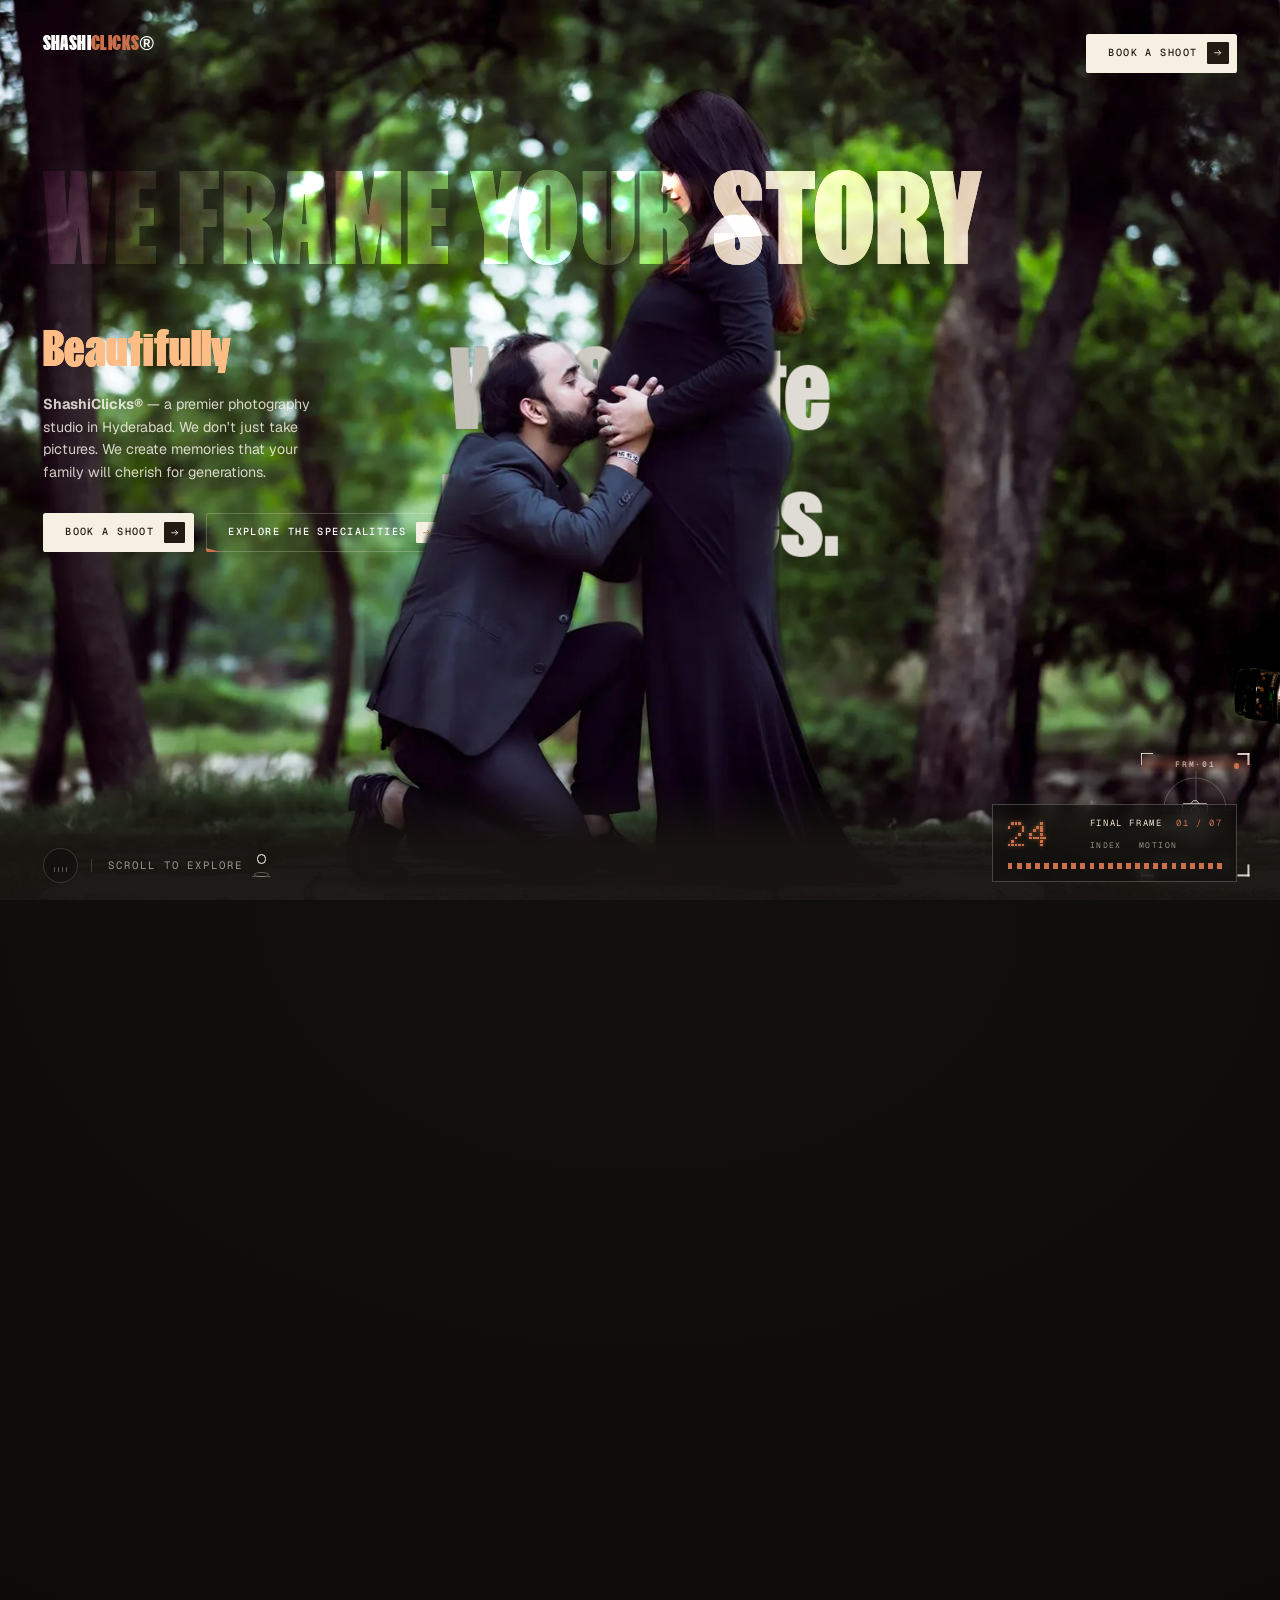
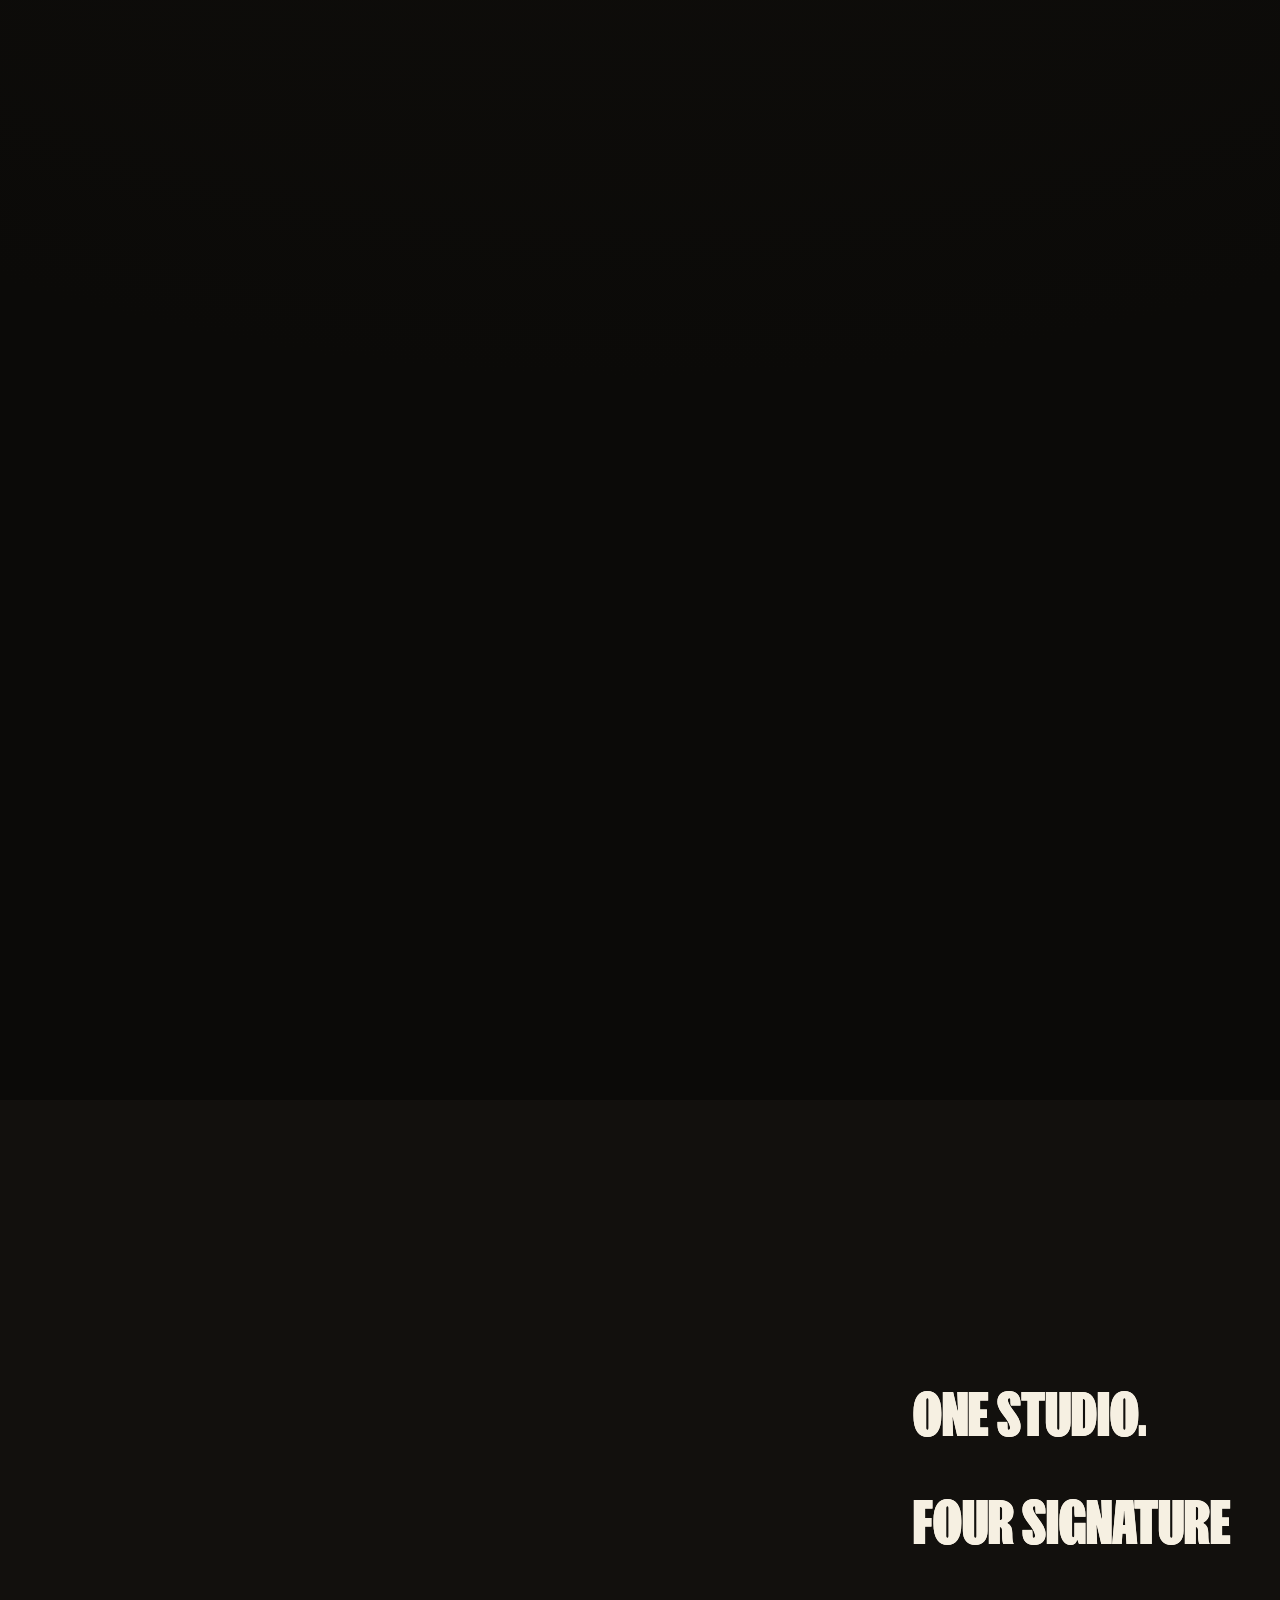
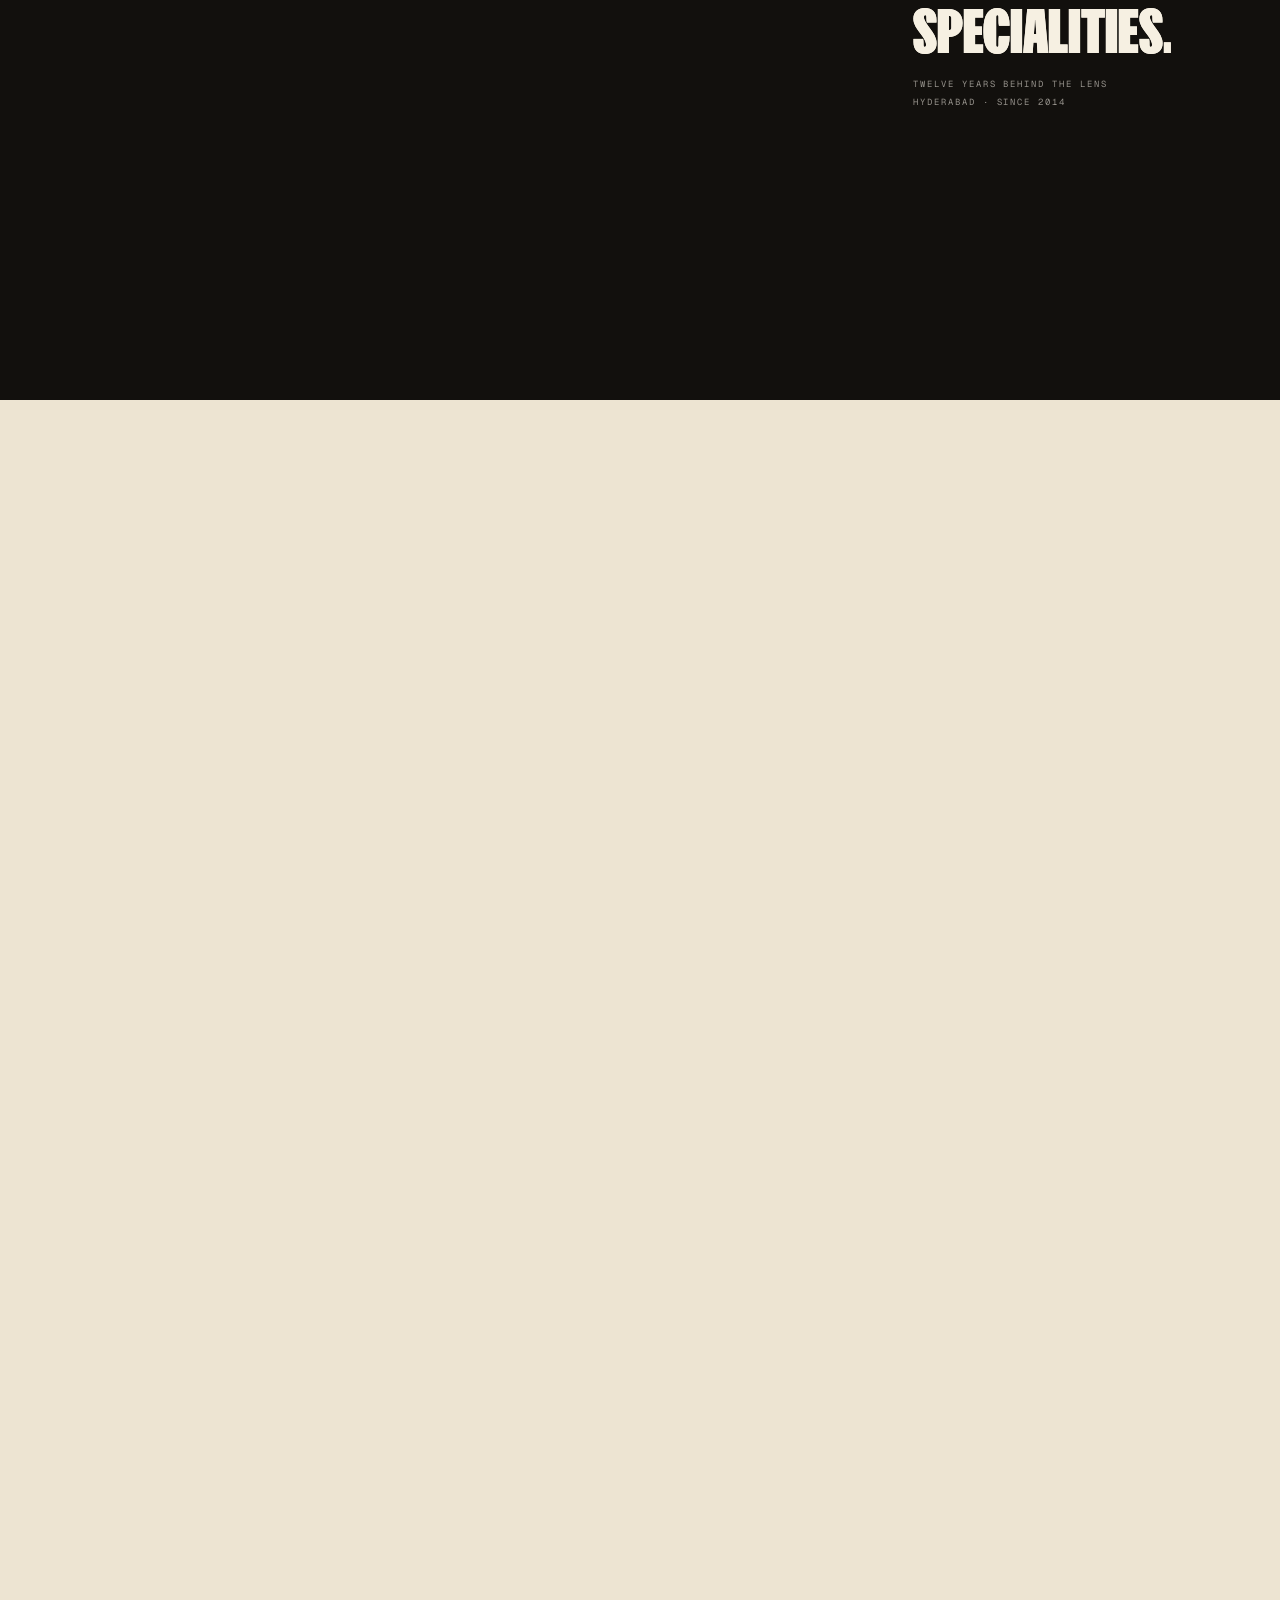
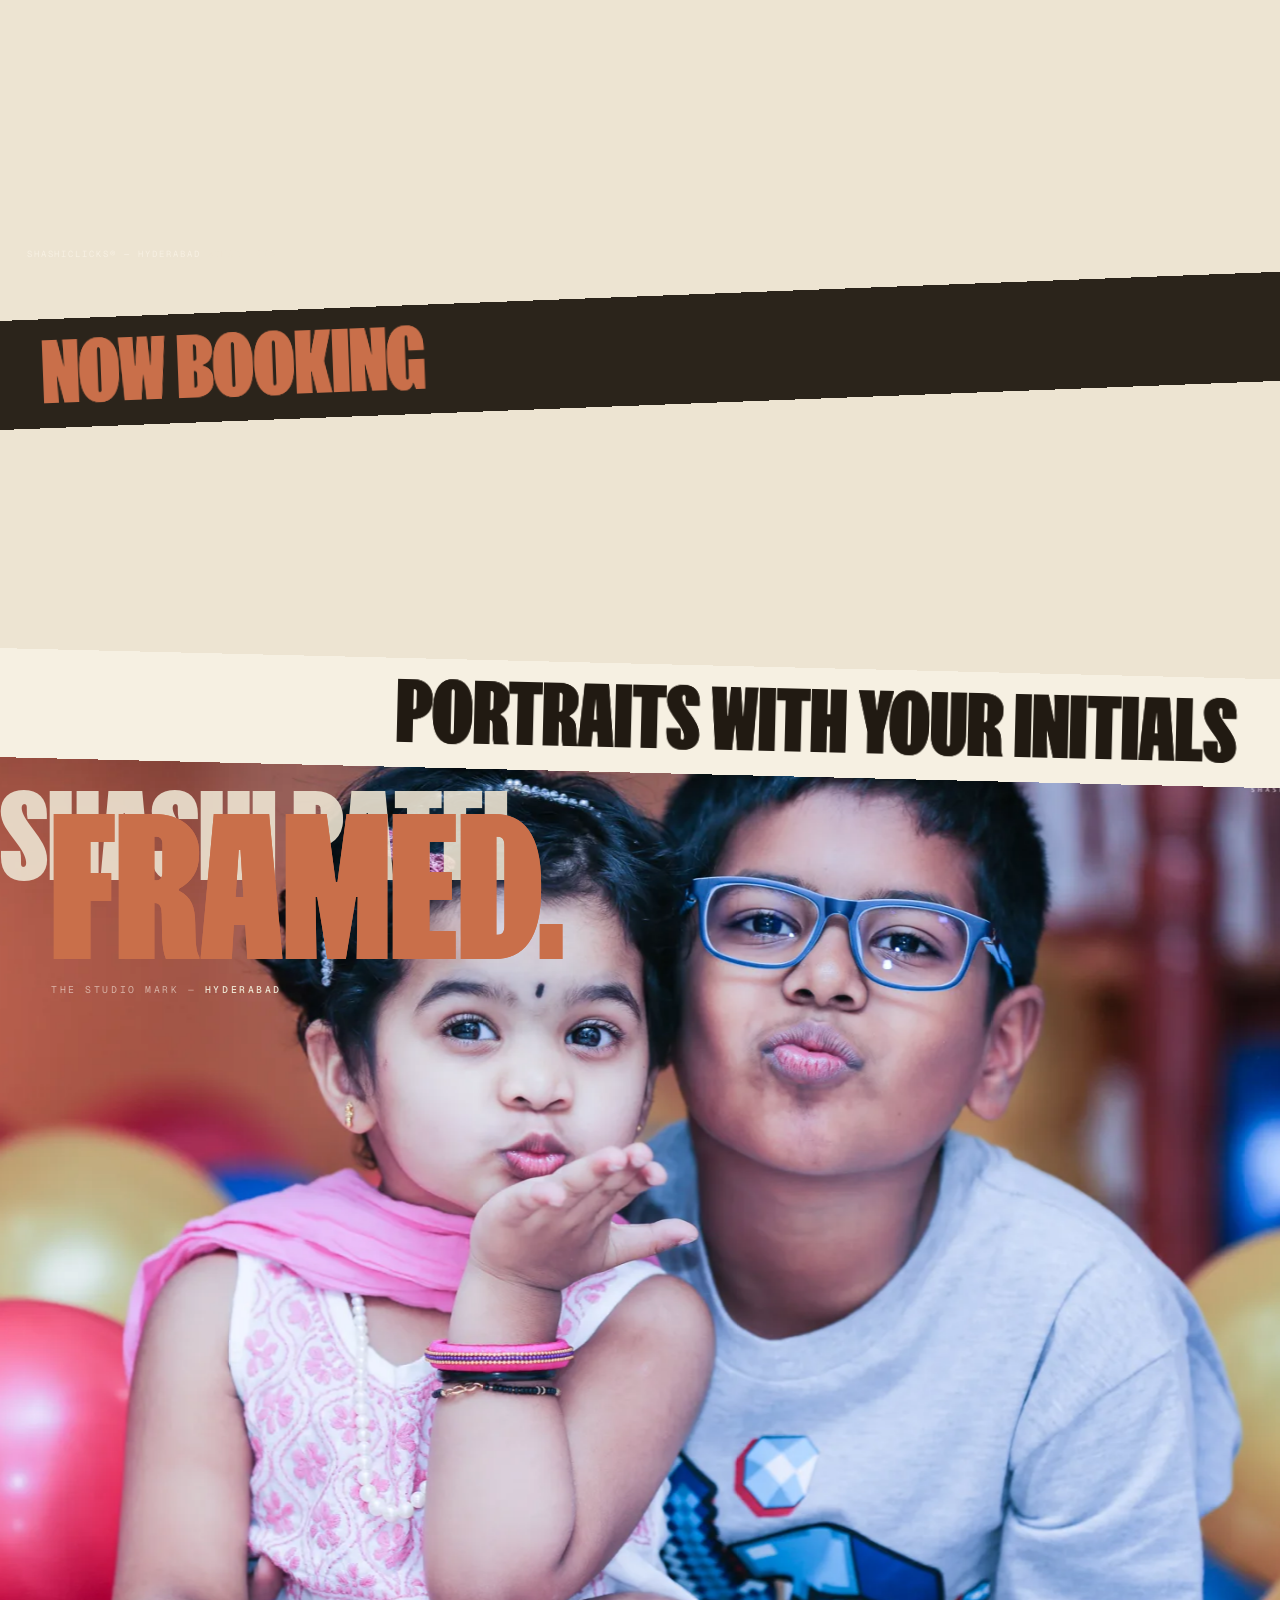
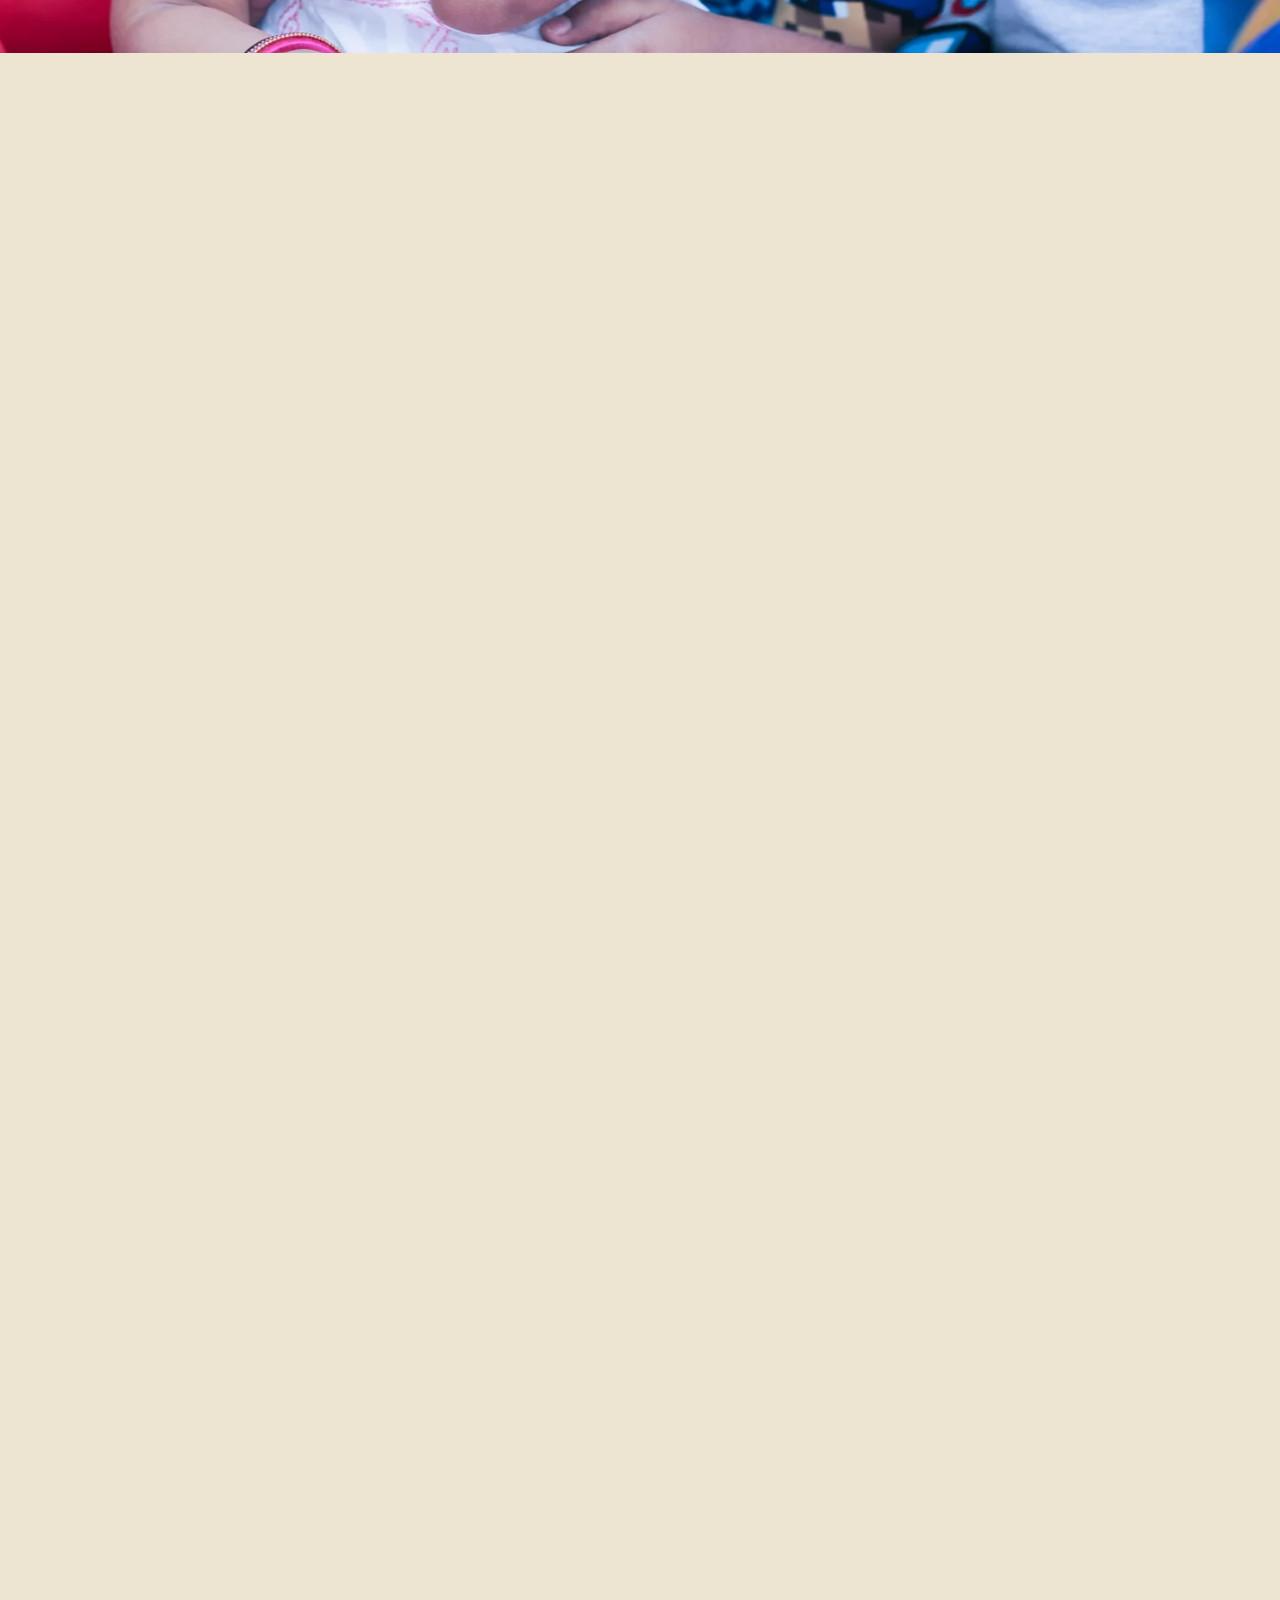
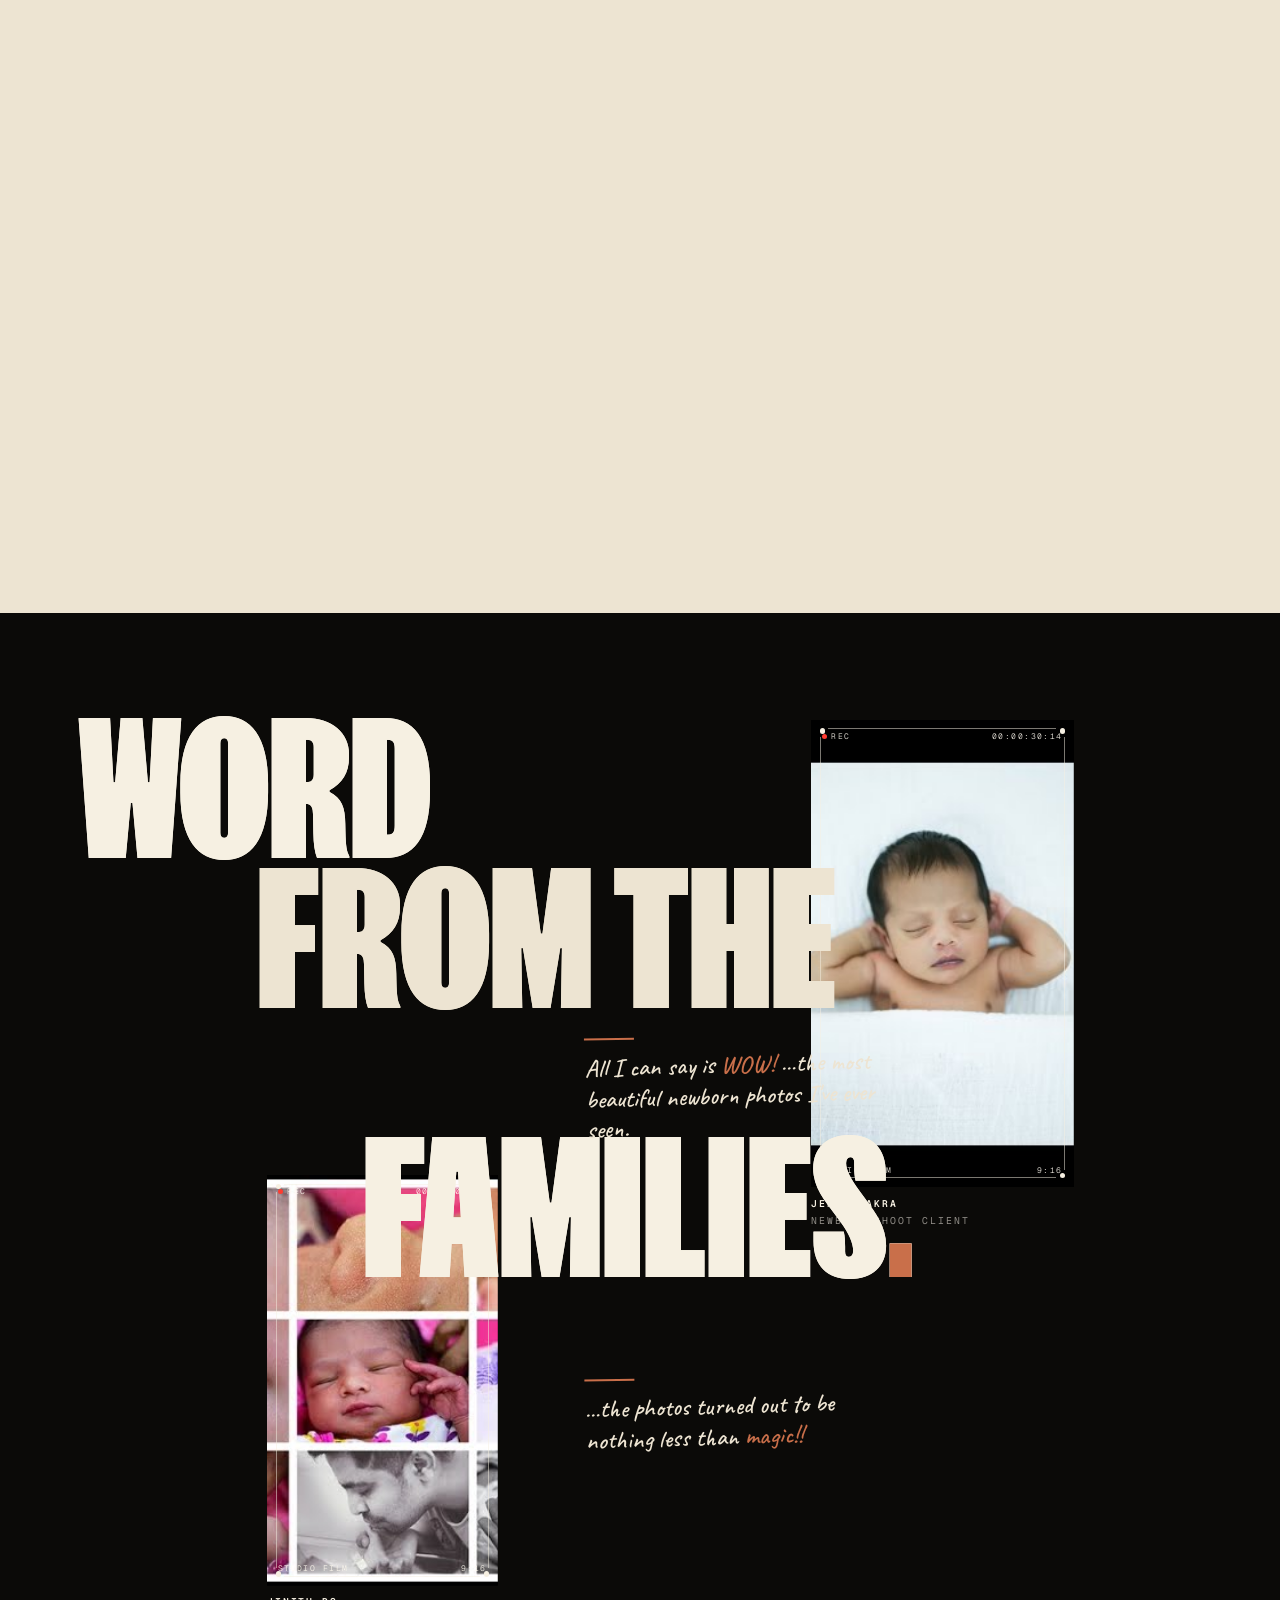
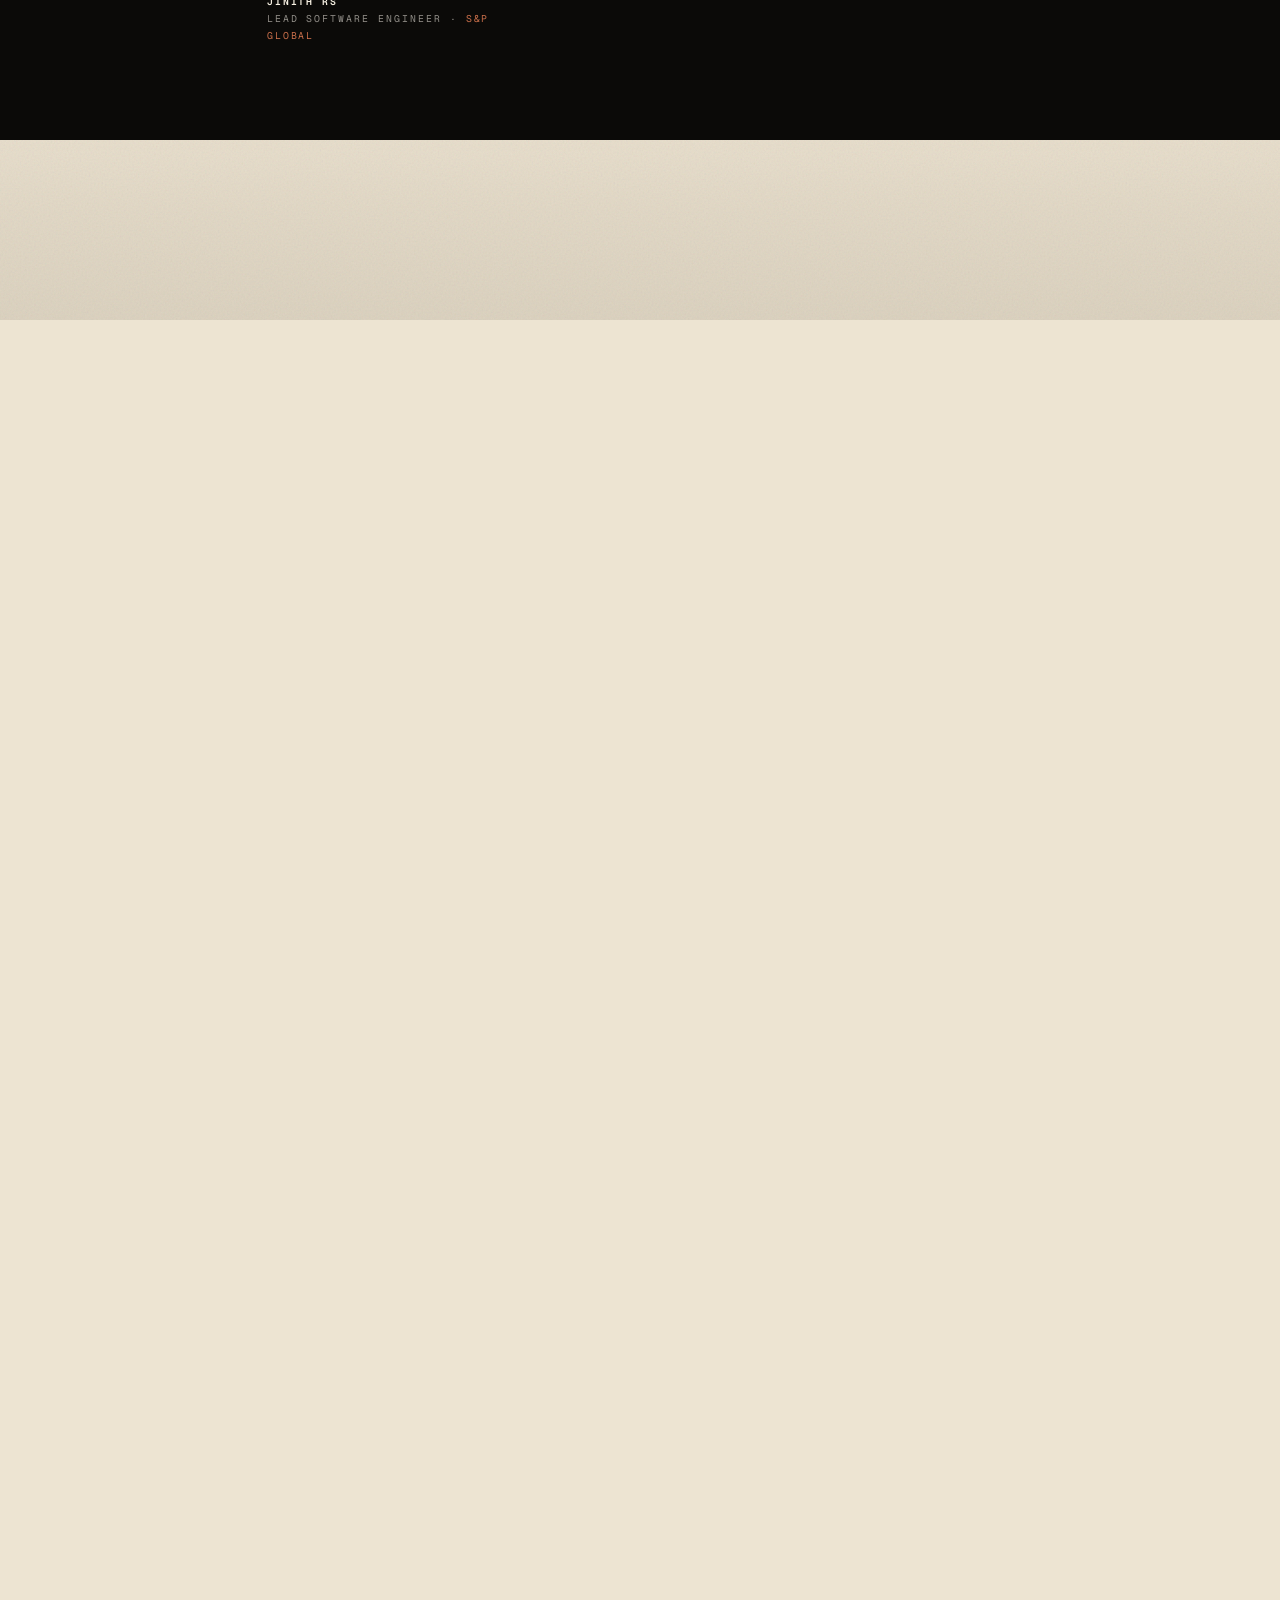
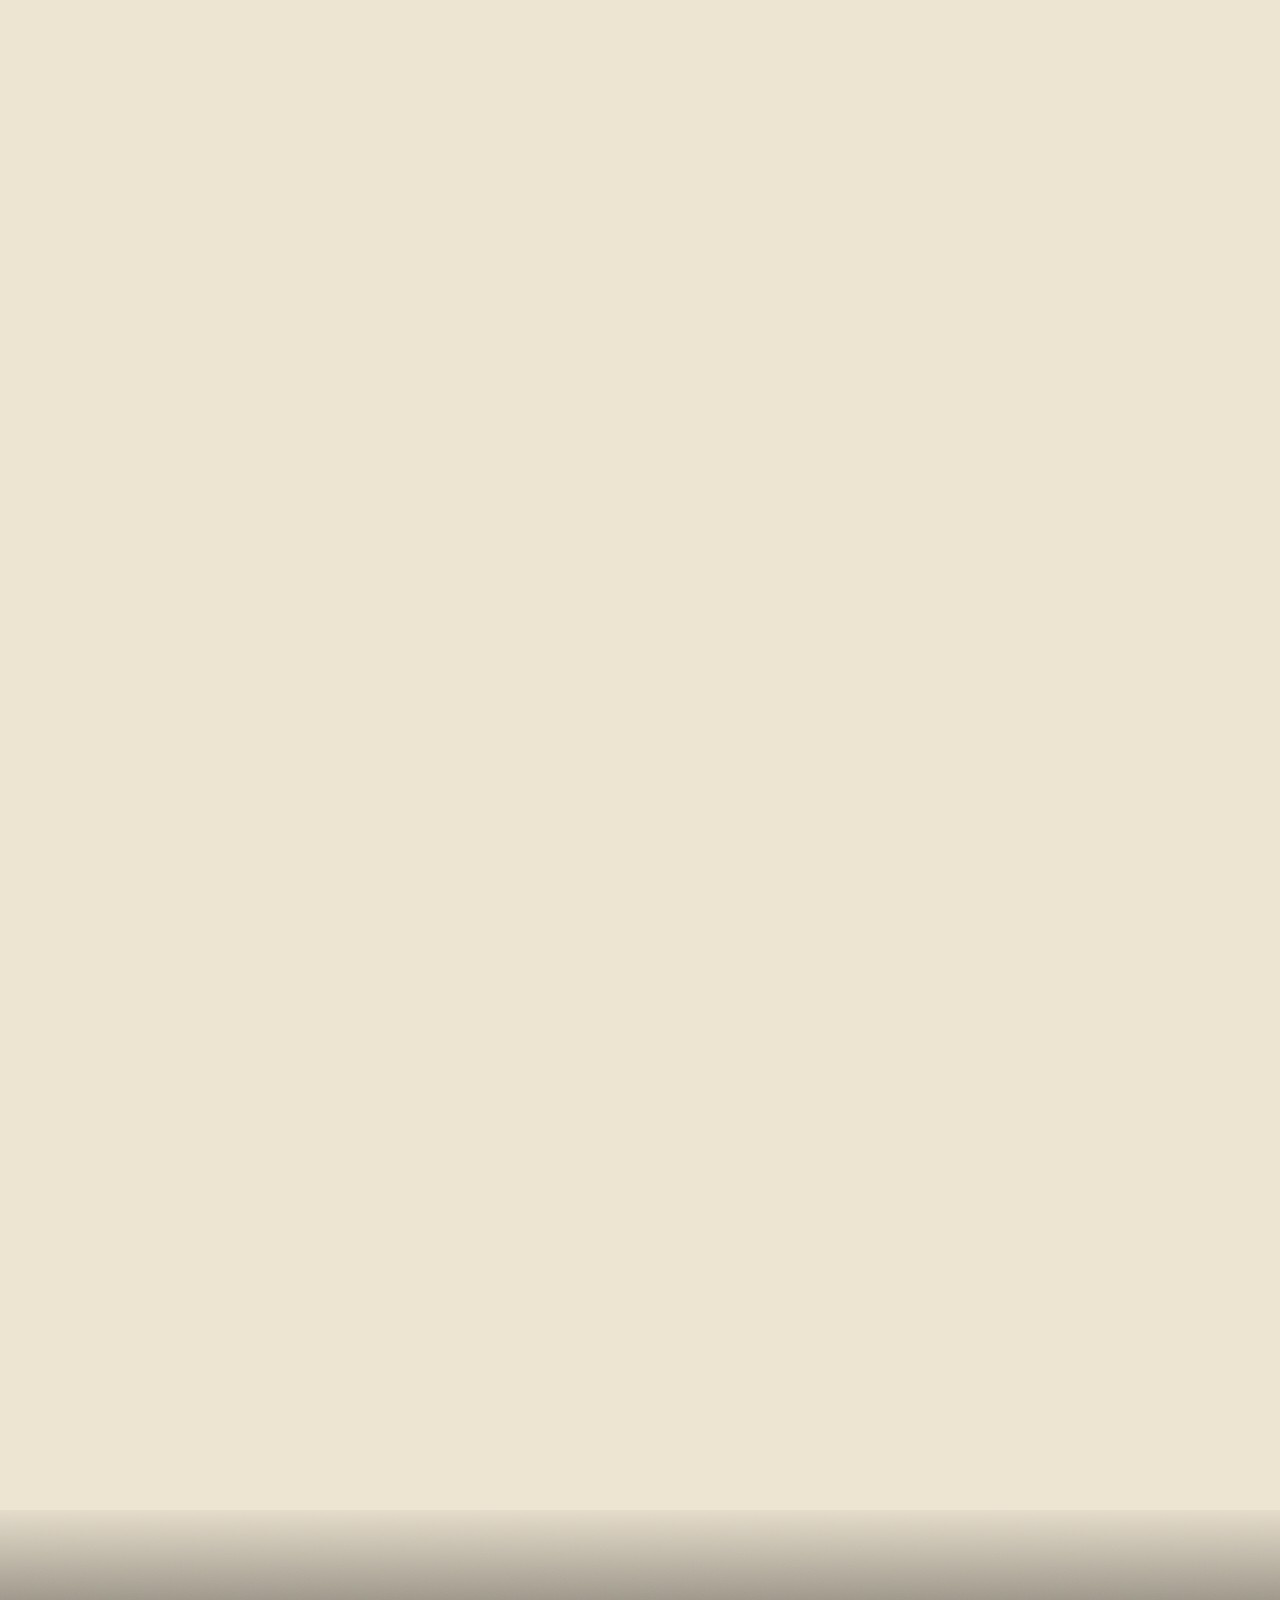
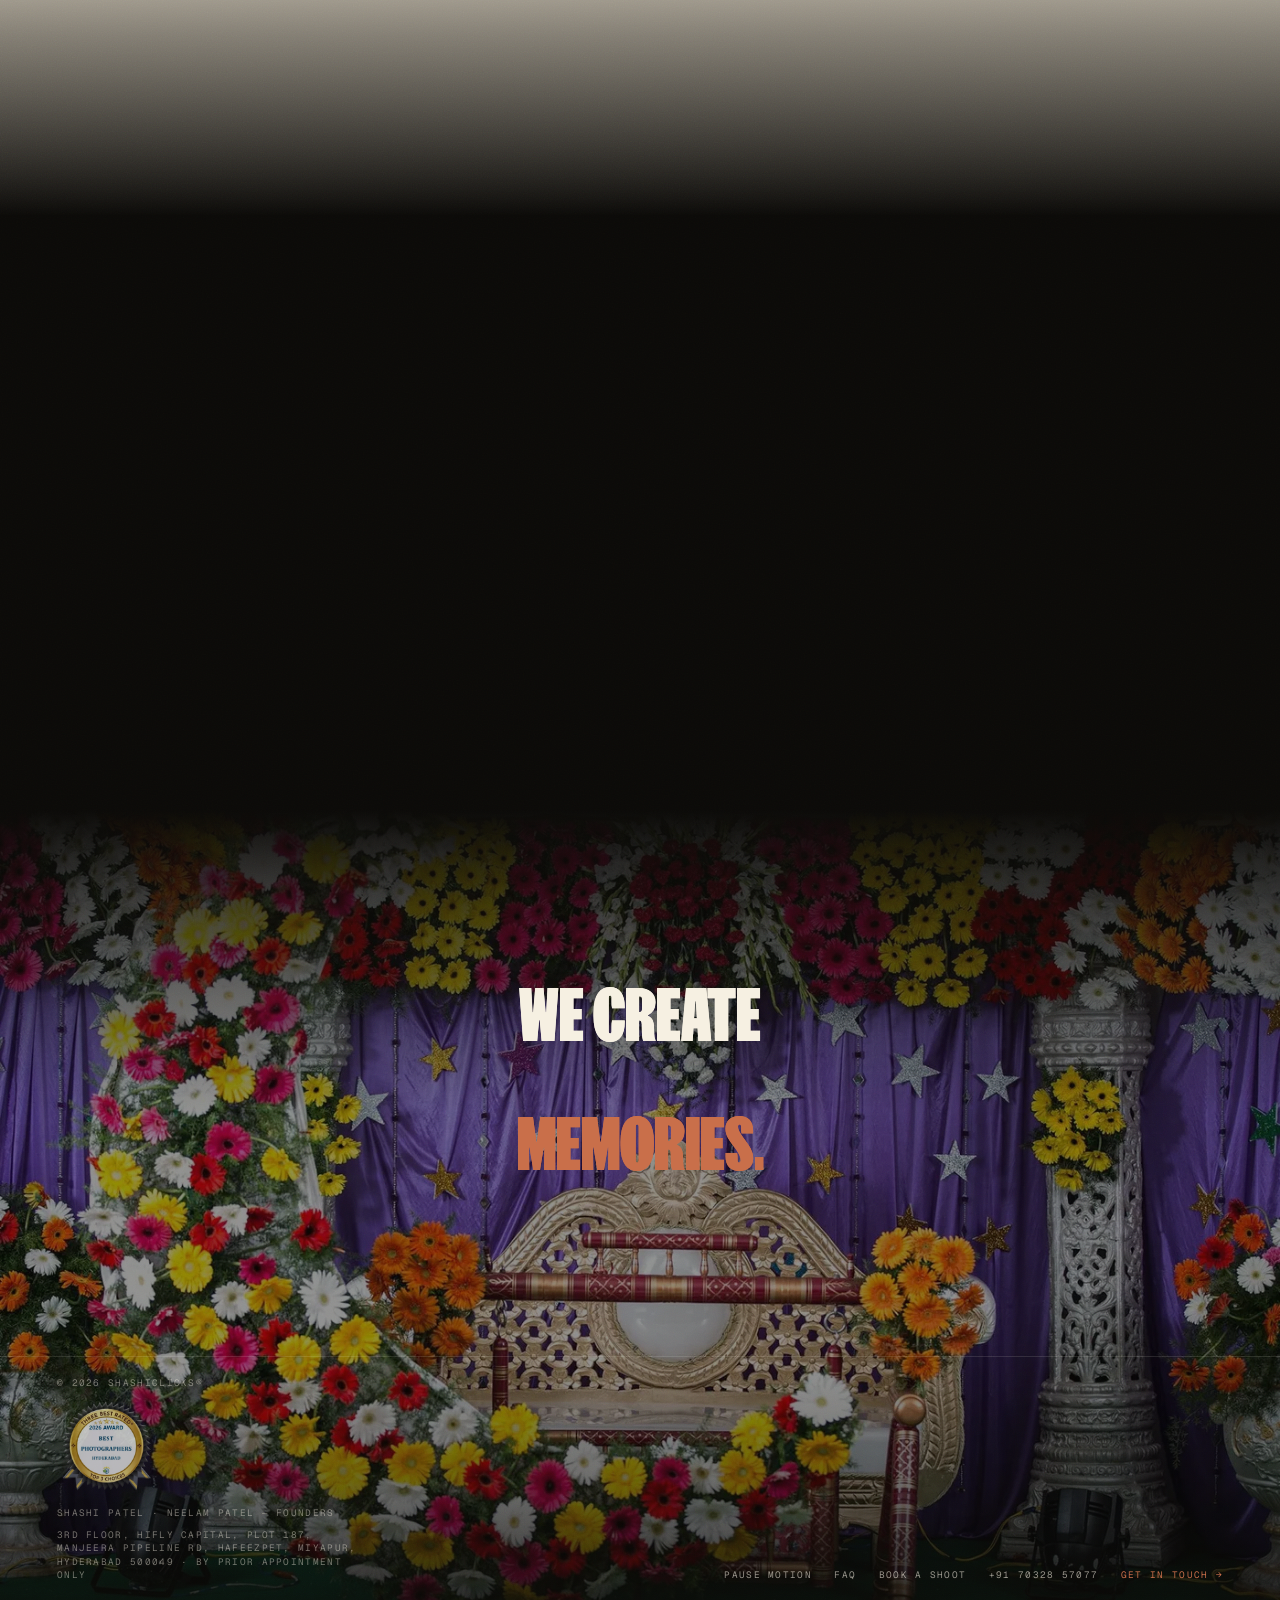
<file: index.html>
<!DOCTYPE html>
<html lang="en" class="is-intro is-prepaint">
<head>
<meta charset="UTF-8">
<meta name="viewport" content="width=device-width, initial-scale=1.0">
<title>ShashiClicks — Professional Photographer in Hyderabad</title>
<meta name="description" content="ShashiClicks — a premier photography studio in Hyderabad. Maternity, newborn, kids, wedding and family photography. We frame your story beautifully.">
<meta name="theme-color" content="#161310">
<link rel="preload" href="assets/fonts/FKScreamer-Black.woff2" as="font" type="font/woff2" crossorigin>
<link rel="preload" href="assets/fonts/GeistMono-Variable.woff2" as="font" type="font/woff2" crossorigin>
<link rel="stylesheet" href="css/main.css?v=13">
<script type="application/ld+json">
{"@context":"https://schema.org","type":"LocalBusiness","name":"ShashiClicks","email":"contact@shashiclicks.com","telephone":"+91 7032857077","address":{"@type":"PostalAddress","streetAddress":"3rd Floor, Hifly Capital, Plot 187, Manjeera Pipeline Rd, Hafeezpet, Miyapur","addressLocality":"Hyderabad","postalCode":"500049","addressCountry":"IN"},"aggregateRating":{"@type":"AggregateRating","ratingValue":"4.9","bestRating":"5"}}
</script>
</head>
<body>
<!-- Skip links (reference: skip bar, first in DOM) -->
<div class="skip">
  <a class="skip__link" href="#court">Skip to content</a>
  <button class="skip__link" type="button" data-motion-toggle aria-pressed="false">Pause motion</button>
</div>

<!-- Page-transition door -->
<div class="pt-door" data-pt-door aria-hidden="true">
  <div class="pt-door__light" data-pt-light></div>
  <div class="pt-door__leaf pt-door__leaf--a" data-pt-leaf="a"><span class="pt-door__bar"></span><span class="pt-door__rim" data-pt-rim></span></div>
  <div class="pt-door__leaf pt-door__leaf--b" data-pt-leaf="b"><span class="pt-door__bar"></span><span class="pt-door__rim" data-pt-rim></span></div>
  <div class="pt-door__flood" data-pt-flood></div>
  <p class="pt-door__label" data-pt-label><span class="pt-door__name" data-pt-name>Book a Shoot</span></p>
</div>

<!-- Loader -->
<div id="loader" class="loader loader--live" aria-hidden="true">
  <div class="loader__blocks"></div>
  <div class="loader__ui">
    <span class="loader__label"><svg class="loader__mark" viewBox="0 0 40 28" fill="none" stroke="currentColor" stroke-width="2"><rect x="2" y="6" width="36" height="20" rx="2"/><circle cx="20" cy="16" r="6"/><path d="M14 6l3-4h6l3 4"/></svg>ShashiClicks®</span>
    <span class="loader__pct">0%</span>
    <span class="loader__bar"><i></i></span>
  </div>
  <button id="skip" class="loader__skip" type="button">[ Skip ]</button>
</div>
<div class="loader-num" id="loaderNum" aria-hidden="true"><svg class="loader-num__svg" id="loaderNumSvg" preserveAspectRatio="none"><rect id="loaderNumBg" width="100%" height="100%" fill="#000"></rect><g id="loaderNumG"></g></svg></div>

<!-- Top bar -->
<header class="bar" id="bar">
  <a class="bar__logo" href="#hero" aria-label="ShashiClicks — home">SHASHI<b>CLICKS</b>®</a>
  <a class="btn btn--icon btn--light bar__cta" href="kit.html" data-pt-link data-pt-name="Book a Shoot">
    <span class="btn__bg"><span class="btn__bg-hover"></span></span>
    <span class="btn__inner"><span class="btn__mask"><span class="btn__text">Book a Shoot</span></span><span class="btn__icon-wrap"><span class="btn__icon-bg"></span><span class="btn__icon-mask"><span class="btn__icon-list"><svg class="btn__icon" viewBox="0 0 24 24" fill="none" stroke="currentColor" stroke-width="2"><path d="M4 12h15M13 6l6 6-6 6"/></svg><svg class="btn__icon" viewBox="0 0 24 24" fill="none" stroke="currentColor" stroke-width="2"><path d="M4 12h15M13 6l6 6-6 6"/></svg><svg class="btn__icon" viewBox="0 0 24 24" fill="none" stroke="currentColor" stroke-width="2"><path d="M4 12h15M13 6l6 6-6 6"/></svg></span></span></span></span>
  </a>
</header>
<button id="snd" class="snd snd--off" type="button" data-snd aria-pressed="false" aria-label="Turn sound on">
  <span class="snd__ring"><span class="snd__eq"><i></i><i></i><i></i><i></i></span></span><span class="snd__div"></span>
</button>

<div class="site">
<main class="site__main" id="main">

  <!-- ============ HERO ============ -->
  <section id="hero" tabindex="-1" class="hero hero--h1a hero--h1b hero--h1c hero--h1front hero--pcb">
    <div class="hero__media">
      <img class="hero__poster" src="assets/img/hero.webp" alt="Maternity portrait by ShashiClicks in a green park — a partner kneeling to kiss the mother's bump" fetchpriority="high">
      <img class="hero__poster hero__poster--first" src="assets/img/hero.webp" alt="" aria-hidden="true">
      <canvas class="hero__canvas" id="heroCanvas"></canvas>
    </div>
    <img class="hero__player-front" src="assets/img/hero-cutout.png" alt="" aria-hidden="true">
    <div class="hero__player-glow" aria-hidden="true"></div>
    <img class="hero__floor-strip" src="assets/img/hero.webp" alt="" aria-hidden="true">
    <div class="hero__seam" aria-hidden="true"></div>
    <div class="hero__copy">
      <h1 class="hero__h1" data-fill="ghost" data-fit="phone"><span class="hero__h1-line hero__h1-line--giant"><span class="cf-seg">We Frame Your Story</span></span></h1>
      <div class="hero__main">
        <div class="hero__headline">
          <p class="hero__tagline"><span class="hero__h1-line"><span class="cf-seg">Beautifully</span></span></p>
          <p class="hero__para"><b>ShashiClicks®</b> — a premier photography studio in Hyderabad. We don't just take pictures. We create memories that your family will cherish for generations.</p>
          <div class="hero__cta-row">
            <a class="btn btn--icon btn--light" href="kit.html" data-pt-link data-pt-name="Book a Shoot">
              <span class="btn__bg"><span class="btn__bg-hover"></span></span>
              <span class="btn__inner"><span class="btn__mask"><span class="btn__text">Book a Shoot</span></span><span class="btn__icon-wrap"><span class="btn__icon-bg"></span><span class="btn__icon-mask"><span class="btn__icon-list"><svg class="btn__icon" viewBox="0 0 24 24" fill="none" stroke="currentColor" stroke-width="2"><path d="M4 12h15M13 6l6 6-6 6"/></svg><svg class="btn__icon" viewBox="0 0 24 24" fill="none" stroke="currentColor" stroke-width="2"><path d="M4 12h15M13 6l6 6-6 6"/></svg><svg class="btn__icon" viewBox="0 0 24 24" fill="none" stroke="currentColor" stroke-width="2"><path d="M4 12h15M13 6l6 6-6 6"/></svg></span></span></span></span>
            </a>
            <a class="btn btn--icon btn--ghost" href="#tech">
              <span class="btn__bg"><span class="btn__bg-hover"></span></span>
              <span class="btn__inner"><span class="btn__mask"><span class="btn__text">Explore the Specialities</span></span><span class="btn__icon-wrap"><span class="btn__icon-bg"></span><span class="btn__icon-mask"><span class="btn__icon-list"><svg class="btn__icon" viewBox="0 0 24 24" fill="none" stroke="currentColor" stroke-width="2"><path d="M4 12h15M13 6l6 6-6 6"/></svg><svg class="btn__icon" viewBox="0 0 24 24" fill="none" stroke="currentColor" stroke-width="2"><path d="M4 12h15M13 6l6 6-6 6"/></svg><svg class="btn__icon" viewBox="0 0 24 24" fill="none" stroke="currentColor" stroke-width="2"><path d="M4 12h15M13 6l6 6-6 6"/></svg></span></span></span></span>
            </a>
          </div>
        </div>
      </div>
      <div class="hero__slogan" data-slogans aria-hidden="true">
        <span class="hero__slogan-item hero__slogan-item--a"><span class="hero__slogan-dot"></span><span class="hero__slogan-text">We don't just take pictures.</span></span>
        <span class="hero__slogan-item hero__slogan-item--b"><span class="hero__slogan-dot"></span><span class="hero__slogan-text">We create memories.</span></span>
        <span class="hero__slogan-item hero__slogan-item--c"><span class="hero__slogan-dot"></span><span class="hero__slogan-text">Cherished for generations.</span></span>
        <span class="hero__slogan-item hero__slogan-item--d"><span class="hero__slogan-dot"></span><span class="hero__slogan-text">Hyderabad · Since 2014</span></span>
      </div>
      <a class="hero__prod-card" data-court-anchor href="kit.html" data-pt-link data-pt-name="Book a Shoot" aria-label="Book a shoot — ShashiClicks studio card">
        <i class="hero__pc-corner hero__pc-corner--tl" aria-hidden="true"></i>
        <i class="hero__pc-corner hero__pc-corner--tr" aria-hidden="true"></i>
        <i class="hero__pc-corner hero__pc-corner--bl" aria-hidden="true"></i>
        <i class="hero__pc-corner hero__pc-corner--br" aria-hidden="true"></i>
        <span class="hero__pc-reticle" aria-hidden="true"></span>
        <span class="hero__pc-scan" aria-hidden="true"></span>
        <span class="hero__pc-top" aria-hidden="true"><b>FRM·01</b></span>
        <span class="hero__pc-coords" aria-hidden="true">X 17.44 · Y 78.37</span>
        <svg class="hero__prod-card-icon" viewBox="0 0 48 36" fill="none" stroke="currentColor" stroke-width="1.6" aria-hidden="true"><rect x="3" y="9" width="42" height="24" rx="2"/><circle cx="24" cy="21" r="7"/><path d="M17 9l4-5h6l4 5"/></svg>
        <span class="hero__prod-card-live" aria-hidden="true"></span>
        <span class="hero__prod-card-tag">Studio / 01</span>
      </a>
      <a class="hero__learn hero__learn--v2" data-cue href="#court">
        <span class="hero__learn-text">Scroll to explore</span>
        <span class="hero__learn-drib" aria-hidden="true"><i class="hero__learn-ball"></i><i class="hero__learn-ghost hero__learn-ghost--1"></i><i class="hero__learn-ghost hero__learn-ghost--2"></i><i class="hero__learn-ring"></i><i class="hero__learn-floor"></i></span>
      </a>
    </div>
  </section>

  <!-- ============ COURT / JOURNEY ============ -->
  <canvas class="court__canvas" id="courtCanvas" data-court-canvas aria-label="A scrolling journey through ShashiClicks photographs, orbiting a Canon AT-1 camera"></canvas>
  <div class="court__vignette" data-court-vignette aria-hidden="true"></div>
  <div class="court__lantern" data-court-lantern aria-hidden="true"></div>
  <section class="court court--gl" id="court" data-court>
    <div class="court__track">
      <div class="court__caption" data-court-caption>
        <h2 class="court__title" data-fill="dim" data-fill-trigger="#court" data-fill-start="36% top">We create memories.</h2>
      </div>
    </div>
  </section>

  <!-- ============ TECH / SPECIALITIES ============ -->
  <section class="qq" id="tech" data-qq data-appear="wipe">
    <div class="qq__stage" data-stage>
      <div class="qq__head"></div>
      <div class="qq__strip" data-strip>
        <div class="qq__lead"></div>
        <div class="qq__endcap">
          <h2 class="qq__endcap-title" data-fill="dim" data-fill-manual data-qq-title data-fit><span class="cf-seg">One studio.</span><br><b class="cf-seg">Four signature</b><br><b class="cf-seg">specialities.</b></h2>
          <div class="qq__endcap-sub">Twelve years behind the lens<br>Hyderabad · Since 2014</div>
        </div>
        <article class="qq__panel" data-panel>
          <img class="qq__img" data-pimg loading="lazy" decoding="async" src="assets/img/tech-maternity.webp" alt="Maternity portrait session by ShashiClicks">
          <div class="qq__panelshade"></div>
          <div class="qq__hud">
            <div class="qq__hudrow"><span>Glow</span><span>01 / 04</span></div>
            <h3 class="qq__name">Maternity</h3>
            <p class="qq__claim">The beauty of motherhood — best at 30–36 weeks; luxury gowns and props provided at the studio.</p>
          </div>
        </article>
        <article class="qq__panel" data-panel>
          <img class="qq__img" data-pimg loading="lazy" decoding="async" src="assets/img/tech-newborn.webp" alt="Newborn baby portrait by ShashiClicks">
          <div class="qq__panelshade"></div>
          <div class="qq__hud">
            <div class="qq__hudrow"><span>First Smile</span><span>02 / 04</span></div>
            <h3 class="qq__name">Newborn</h3>
            <p class="qq__claim">Great parents. Amazing shoots. Beautiful pics — and a baby whisperer on set.</p>
          </div>
        </article>
        <article class="qq__panel" data-panel>
          <img class="qq__img" data-pimg loading="lazy" decoding="async" src="assets/img/tech-kids.webp" alt="Kids portrait by ShashiClicks">
          <div class="qq__panelshade"></div>
          <div class="qq__hud">
            <div class="qq__hudrow"><span>First Steps</span><span>03 / 04</span></div>
            <h3 class="qq__name">Kids</h3>
            <p class="qq__claim">Infants, toddlers, siblings and cake smashes — patience first, every mood gets its frame.</p>
          </div>
        </article>
        <article class="qq__panel" data-panel>
          <img class="qq__img" data-pimg loading="lazy" decoding="async" src="assets/img/tech-wedding.webp" alt="Wedding photograph by ShashiClicks">
          <div class="qq__panelshade"></div>
          <div class="qq__hud">
            <div class="qq__hudrow"><span>The Vow</span><span>04 / 04</span></div>
            <h3 class="qq__name">Wedding</h3>
            <p class="qq__claim">Modern, contemporary and off-beat — plus pre &amp; post-wedding stories and events.</p>
          </div>
        </article>
        <div class="qq__bridge">
          <h2 class="qq__bridge-title" data-qq-title data-fit><span class="cf-seg">One studio.</span><br><b class="cf-seg">Four signature</b><br><b class="cf-seg">specialities.</b></h2>
        </div>
      </div>
    </div>
  </section>

  <!-- ============ TEAM / YOUR NAMES, FRAMED ============ -->
  <section class="team" id="team">
    <h2 class="tbr-intro"><span class="tbr-intro__strip tbr-intro__strip--a" data-fill="dim">Now Booking</span><span class="tbr-intro__strip tbr-intro__strip--b" data-fill="dim">Portraits With Your Initials</span></h2>
    <p class="tbr-intro__meta">ShashiClicks® — Hyderabad <b>Since 2014</b></p>
    <div class="tbr-scene" id="knit">
      <div class="tbr-scene__view tbr-scene__view--bg"><img class="is-empty" loading="lazy" decoding="async" src="assets/img/names-base.webp" alt="Sibling photograph by ShashiClicks — the studio frame"></div>
      <div class="tbr-scene__word" data-fill="ghost" data-fill-manual data-fit><span class="cf-seg">Framed.</span><small>The Studio Mark — <b>Hyderabad</b></small></div>
      <div class="tbr-scene__view tbr-scene__view--front">
        <img class="is-cut" loading="lazy" decoding="async" src="assets/img/names-base.webp" alt="" aria-hidden="true">
        <canvas class="tbr-scene__stitch" id="stitchCanvas" aria-hidden="true"></canvas>
        <canvas class="tbr-scene__stitch-fx" id="stitchFx" aria-hidden="true"></canvas>
      </div>
      <div class="tbr-scene__spine" id="knitSpine" aria-hidden="true">SHASHI PATEL</div>
      <svg class="tbr-scene__leader" id="knitLeader" aria-hidden="true"><path id="leaderPath" d=""/><circle id="leaderDot" r="4" cx="-10" cy="-10"/></svg>
      <div class="tbr-scene__card" id="knitCard">
        <i class="tbr-scene__corner tbr-scene__corner--tl"></i><i class="tbr-scene__corner tbr-scene__corner--tr"></i><i class="tbr-scene__corner tbr-scene__corner--bl"></i><i class="tbr-scene__corner tbr-scene__corner--br"></i>
        <i class="tbr-scene__edge tbr-scene__edge--t"></i><i class="tbr-scene__edge tbr-scene__edge--r"></i><i class="tbr-scene__edge tbr-scene__edge--b"></i><i class="tbr-scene__edge tbr-scene__edge--l"></i>
        <div class="tbr-scene__panel">
          <p class="tbr-scene__eyebrow"><span class="tbr-scene__live"></span>The Studio Mark</p>
          <h3 class="tbr-scene__h">Your Initials</h3>
          <p class="tbr-scene__p">Drawn into the frame, never printed on. The full name goes in; the initials stay — the way every finished ShashiClicks portrait carries its mark.</p>
          <div class="tbr-scene__cta">
            <button class="btn btn--icon btn--light" id="namesCta" type="button">
              <span class="btn__bg"><span class="btn__bg-hover"></span></span>
              <span class="btn__inner"><span class="btn__mask"><span class="btn__text">Try with your initials</span></span><span class="btn__icon-wrap"><span class="btn__icon-bg"></span><span class="btn__icon-mask"><span class="btn__icon-list"><svg class="btn__icon" viewBox="0 0 24 24" fill="none" stroke="currentColor" stroke-width="2"><path d="M4 12h15M13 6l6 6-6 6"/></svg><svg class="btn__icon" viewBox="0 0 24 24" fill="none" stroke="currentColor" stroke-width="2"><path d="M4 12h15M13 6l6 6-6 6"/></svg><svg class="btn__icon" viewBox="0 0 24 24" fill="none" stroke="currentColor" stroke-width="2"><path d="M4 12h15M13 6l6 6-6 6"/></svg></span></span></span></span>
            </button>
            <div class="tbr-scene__row" id="namesRow" hidden>
              <input id="nameInput" type="text" placeholder="Your full name" autocomplete="off" aria-label="Your full name">
              <span class="tbr-scene__mono" id="namesMono">SP</span>
            </div>
          </div>
        </div>
      </div>
    </div>
  </section>

  <!-- ============ TESTIMONIALS ============ -->
  <section class="ttl" id="testimonials">
    <div class="ttl__wall" aria-hidden="true"></div>
    <div class="ttl__stage">
      <h2 class="ttl__head" data-fill="dim" data-fill-manual><span class="ttl__line ttl__line--1"><span class="ttl__line-in"><span class="cf-seg">Word</span></span></span><span class="ttl__line ttl__line--2"><span class="ttl__line-in"><span class="cf-seg">From the</span></span></span><span class="ttl__line ttl__line--3"><span class="ttl__line-in"><span class="cf-seg">Families<i>.</i></span></span></span></h2>
      <div class="ttl__card ttl__card--west" data-player="jenny" role="button" tabindex="0" aria-label="Watch the newborn film and read the full review from Jenny Lakra">
        <span class="ttl__sr">Play testimonial film:</span>
        <div class="ttl__frame"><img src="assets/img/film-newborn-b.jpg" alt="Still from a ShashiClicks newborn film"></div>
        <div class="hud2" aria-hidden="true">
          <span class="hud2__dot hud2__dot--tl"></span><span class="hud2__dot hud2__dot--tr"></span><span class="hud2__dot hud2__dot--bl"></span><span class="hud2__dot hud2__dot--br"></span>
          <span class="hud2__edge hud2__edge--t"></span><span class="hud2__edge hud2__edge--b"></span><span class="hud2__edge hud2__edge--l"></span><span class="hud2__edge hud2__edge--r"></span>
          <span class="hud2__top"><span class="hud2__rec"><i></i>Rec</span><span data-tc>00:00:00</span></span>
          <span class="hud2__bot"><span>Studio Film</span><span>9:16</span></span>
        </div>
        <p class="ttl__credit"><b>Jenny Lakra</b>Newborn shoot client</p>
      </div>
      <div class="ttl__quote-slot ttl__quote-slot--west"><p class="q1">All I can say is <i>WOW!</i> …the most beautiful newborn photos I've ever seen.</p></div>
      <div class="ttl__card ttl__card--gaffney" data-player="jinith" role="button" tabindex="0" aria-label="Watch the newborn film and read the full review from Jinith Rs">
        <span class="ttl__sr">Play testimonial film:</span>
        <div class="ttl__frame"><img src="assets/img/film-newborn-a.jpg" alt="Still from a ShashiClicks newborn film"></div>
        <div class="hud2" aria-hidden="true">
          <span class="hud2__dot hud2__dot--tl"></span><span class="hud2__dot hud2__dot--tr"></span><span class="hud2__dot hud2__dot--bl"></span><span class="hud2__dot hud2__dot--br"></span>
          <span class="hud2__edge hud2__edge--t"></span><span class="hud2__edge hud2__edge--b"></span><span class="hud2__edge hud2__edge--l"></span><span class="hud2__edge hud2__edge--r"></span>
          <span class="hud2__top"><span class="hud2__rec"><i></i>Rec</span><span data-tc>00:00:00</span></span>
          <span class="hud2__bot"><span>Studio Film</span><span>9:16</span></span>
        </div>
        <p class="ttl__credit"><b>Jinith Rs</b>Lead Software Engineer · <i>S&amp;P Global</i></p>
      </div>
      <div class="ttl__quote-slot ttl__quote-slot--gaffney"><p class="q1">…the photos turned out to be nothing less than <i>magic!!</i></p></div>
    </div>
  </section>
  <div id="ttl-cursor" class="ttl__cursor" aria-hidden="true"><i></i>Watch the film</div>
  <div id="lb" class="lb" role="dialog" aria-modal="true" aria-label="Testimonial film">
    <div class="lb__stage">
      <div class="lb__top"><b id="lbName"></b><span class="lb__time" id="lbTime"></span></div>
      <div class="lb__media" id="lbMedia"></div>
      <p class="lb__cap" id="lbCap"></p>
      <button class="lb__close" id="lbClose" type="button" aria-label="Close">✕</button>
    </div>
  </div>

  <!-- ============ FINALE ============ -->
  <section class="rat" id="finale">
    <div class="rat__stage">
      <span class="rat__shade" aria-hidden="true"></span>
      <div class="rat__head">
        <p class="rat__kicker">Hyderabad · <b>Since 2014</b></p>
        <h2 class="rat__title" data-fill="dim" data-fill-manual><span class="cf-seg">Let's Create</span> <i class="cf-seg">Memories.</i></h2>
      </div>
      <div class="rat__packs">
        <div class="rat__pack rat__pack--wht">
          <div class="rat__pack-drop" data-drop><div class="rat__pack-float" data-float><div class="rat__pack-tilt">
            <span class="pack-sleeve"><img src="assets/img/finale-studio.webp" alt="ShashiClicks studio portrait, Hyderabad" loading="lazy"></span>
            <span class="rat__pack-light" style="--bag:url(../assets/img/finale-studio.webp)" aria-hidden="true"></span>
          </div></div></div>
          <span class="rat__pack-shadow" aria-hidden="true"></span>
        </div>
        <div class="rat__pack rat__pack--blk">
          <div class="rat__pack-drop" data-drop><div class="rat__pack-float" data-float><div class="rat__pack-tilt">
            <span class="pack-sleeve"><img src="assets/img/finale-wedding.webp" alt="Wedding photograph by ShashiClicks" loading="lazy"></span>
            <span class="rat__pack-light" style="--bag:url(../assets/img/finale-wedding.webp)" aria-hidden="true"></span>
          </div></div></div>
          <span class="rat__pack-shadow" aria-hidden="true"></span>
        </div>
      </div>
      <div class="rat__cta" data-cta>
        <a class="btn btn--icon" href="kit.html" data-pt-link data-pt-name="Book a Shoot">
          <span class="btn__bg"><span class="btn__bg-hover"></span></span>
          <span class="btn__inner"><span class="btn__mask"><span class="btn__text">Book a Shoot</span></span><span class="btn__icon-wrap"><span class="btn__icon-bg"></span><span class="btn__icon-mask"><span class="btn__icon-list"><svg class="btn__icon" viewBox="0 0 24 24" fill="none" stroke="currentColor" stroke-width="2"><path d="M4 12h15M13 6l6 6-6 6"/></svg><svg class="btn__icon" viewBox="0 0 24 24" fill="none" stroke="currentColor" stroke-width="2"><path d="M4 12h15M13 6l6 6-6 6"/></svg><svg class="btn__icon" viewBox="0 0 24 24" fill="none" stroke="currentColor" stroke-width="2"><path d="M4 12h15M13 6l6 6-6 6"/></svg></span></span></span></span>
        </a>
      </div>
    </div>
  </section>

  <!-- ============ DUSK (empty light transition, as the reference) ============ -->
  <section class="dusk" id="dusk" aria-hidden="true"><span class="dusk__sun"></span></section>

  <!-- ============ FOOTER ============ -->
  <footer class="foot" id="footer">
    <div class="foot__media" aria-hidden="true">
      <img class="foot__slide is-on" src="assets/img/foot1.webp" alt="">
      <img class="foot__slide" src="assets/img/foot2.webp" alt="" loading="lazy">
      <img class="foot__slide" src="assets/img/foot3.webp" alt="" loading="lazy">
    </div>
    <span class="foot__grain" aria-hidden="true"></span>
    <div class="foot__content">
      <p class="foot__slogan" data-fill="dim"><span class="cf-seg">We Create</span><br><i class="cf-seg">Memories.</i></p>
    </div>
    <div class="foot__bar">
      <div class="foot__legal">
        <p class="foot__copy">© 2026 ShashiClicks®</p>
        <a class="foot__sign" href="faq.html" aria-label="ShashiClicks — Top 3 Photographers in Hyderabad, ThreeBestRated 2026"><img class="foot__sign-img" src="assets/img/badge-tbr.webp" alt="ThreeBestRated — Top 3 Photographers in Hyderabad 2026" loading="lazy"></a>
        <p class="foot__founders">Shashi Patel · Neelam Patel — Founders</p>
        <p class="foot__addr">3rd Floor, Hifly Capital, Plot 187, Manjeera Pipeline Rd, Hafeezpet, Miyapur, Hyderabad 500049 · By prior appointment only</p>
      </div>
      <nav class="foot__nav" aria-label="Footer">
        <button class="foot__link foot__link--btn" type="button" data-motion-toggle aria-pressed="false"><span data-motion-label>Pause motion</span></button>
        <a class="foot__link" href="faq.html">FAQ</a>
        <a class="foot__link" href="kit.html" data-pt-link data-pt-name="Book a Shoot">Book a Shoot</a>
        <a class="foot__link" href="tel:+917032857077">+91 70328 57077</a>
        <a class="foot__link foot__link--mail" href="mailto:contact@shashiclicks.com">Get in touch →</a>
      </nav>
    </div>
  </footer>
</main>
</div><!-- /.site -->

<div class="trx" id="trx" aria-hidden="true"></div>

<script src="vendor/gsap.min.js"></script>
<script src="vendor/ScrollTrigger.min.js"></script>
<script src="vendor/lenis.min.js"></script>
<script type="importmap">{"imports":{"three":"./vendor/three.module.min.js","three/addons/":"./vendor/jsm/"}}</script>
<script src="js/hero-scene.js?v=1"></script>
<script src="js/main.js?v=13"></script>
<script type="module" src="js/journey-gl.js?v=9"></script>
</body>
</html>
</file>
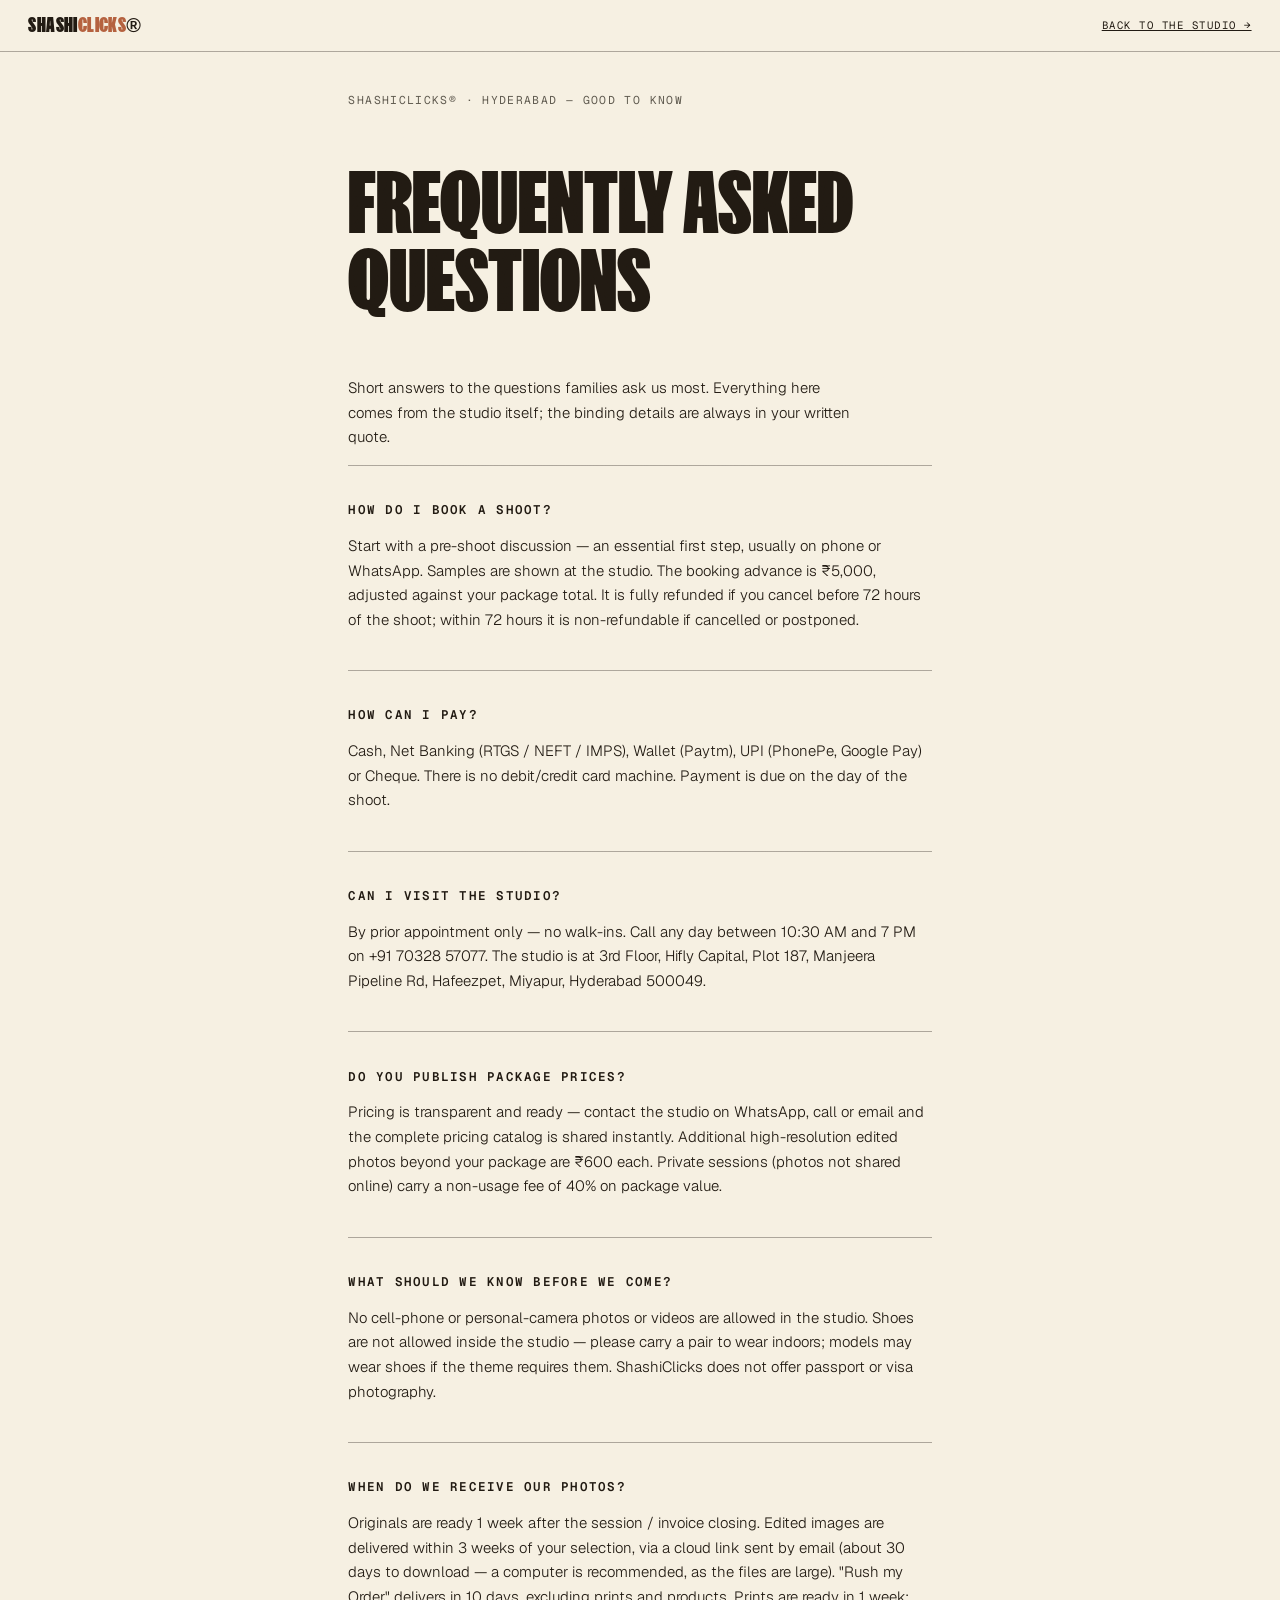
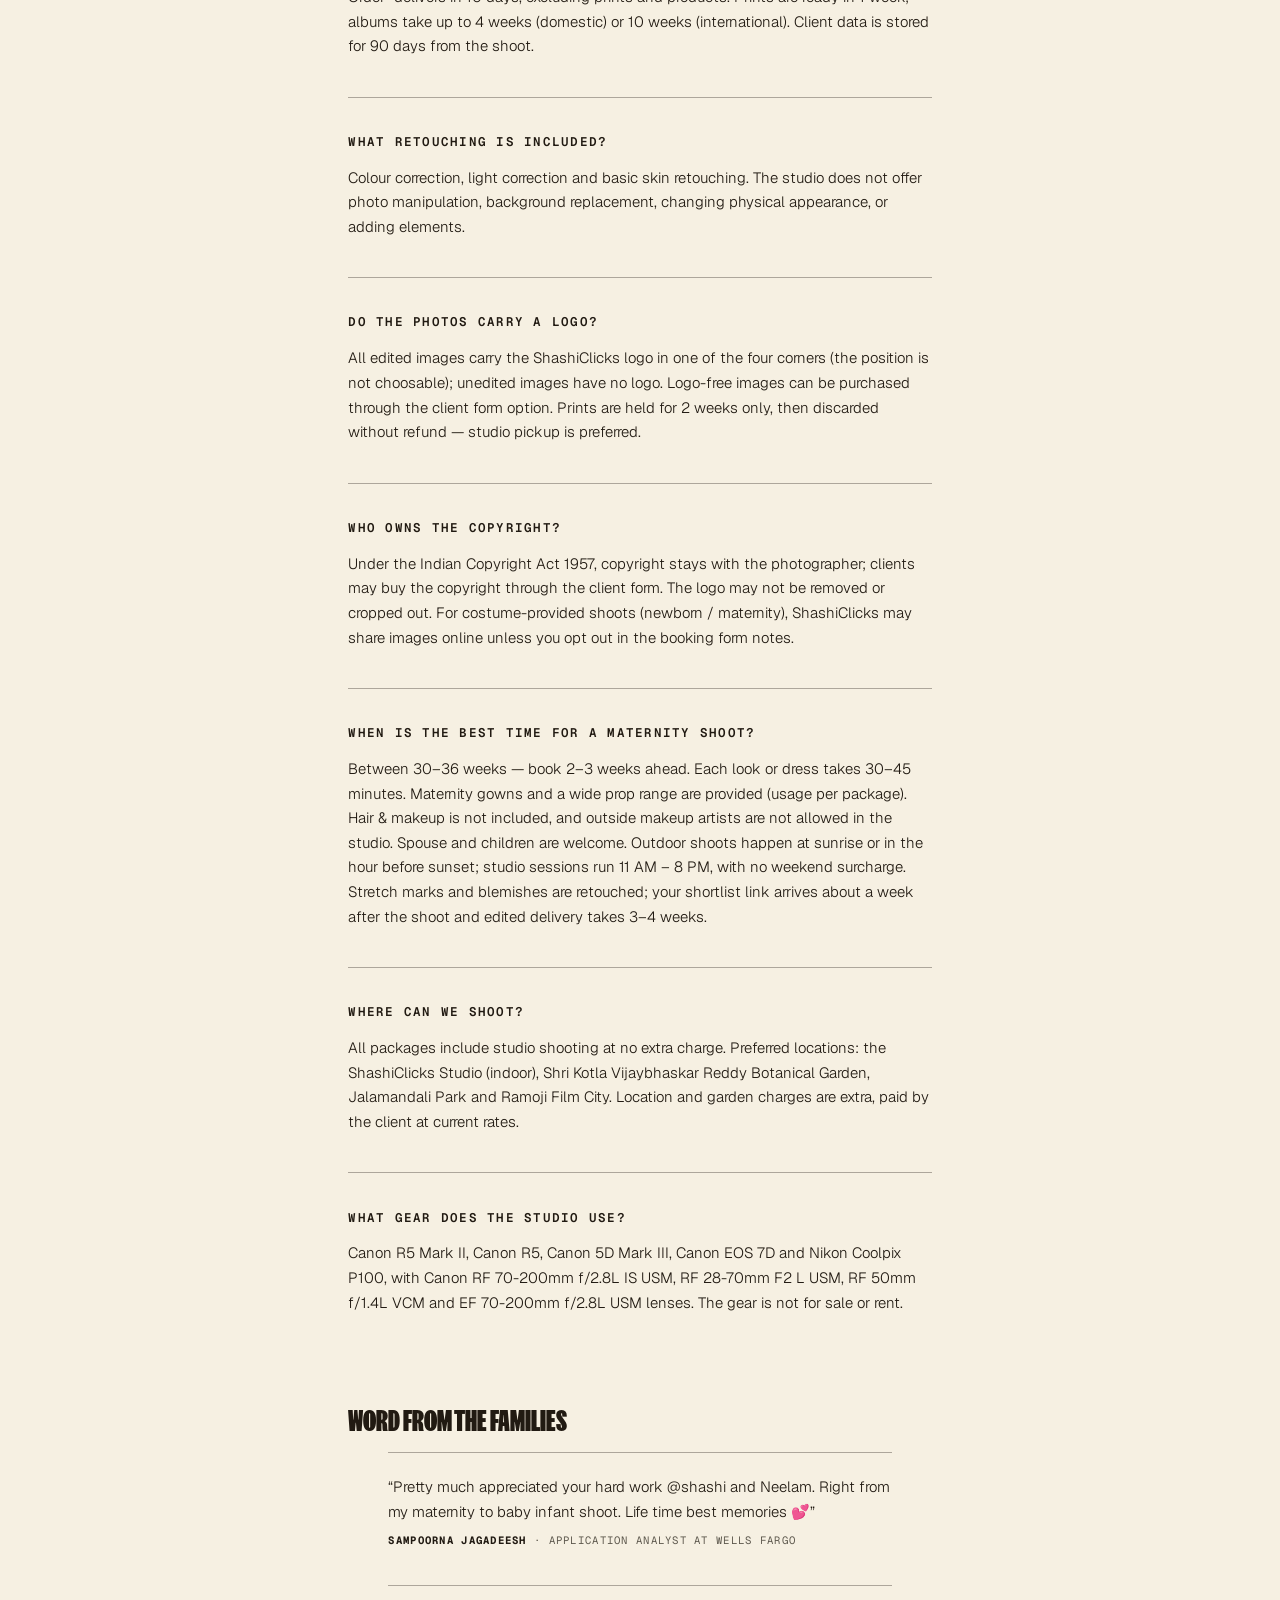
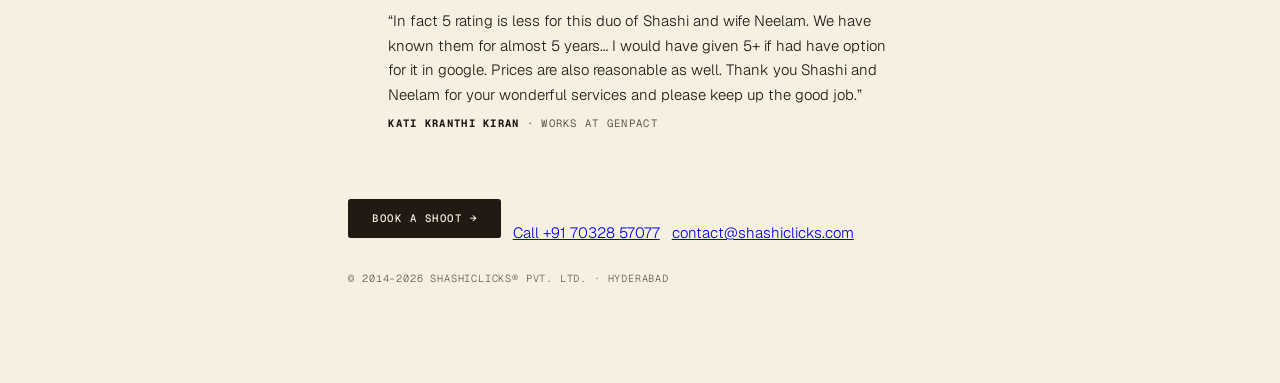
<file: faq.html>
<!DOCTYPE html>
<html lang="en">
<head>
<meta charset="UTF-8">
<meta name="viewport" content="width=device-width, initial-scale=1.0">
<title>FAQ — ShashiClicks Hyderabad</title>
<meta name="description" content="Questions about booking a shoot at ShashiClicks Hyderabad — deposit, delivery timelines, studio rules, retouching and copyright, answered from the studio's own FAQ.">
<meta name="theme-color" content="#161310">
<link rel="stylesheet" href="css/main.css?v=11">
</head>
<body class="doc">
<header class="doc__bar">
  <a class="bar__logo" href="index.html">SHASHI<b>CLICKS</b>®</a>
  <a class="doc__back" href="index.html">Back to the studio →</a>
</header>
<div class="doc__wrap">
  <div class="mono" style="color:var(--taupe-deep);font-size:.8em;letter-spacing:.12em">ShashiClicks® · Hyderabad — Good to know</div>
  <h1>Frequently asked questions</h1>
  <p class="doc__intro">Short answers to the questions families ask us most. Everything here comes from the studio itself; the binding details are always in your written quote.</p>

  <div class="q"><h3>How do I book a shoot?</h3><p>Start with a pre-shoot discussion — an essential first step, usually on phone or WhatsApp. Samples are shown at the studio. The booking advance is ₹5,000, adjusted against your package total. It is fully refunded if you cancel before 72 hours of the shoot; within 72 hours it is non-refundable if cancelled or postponed.</p></div>
  <div class="q"><h3>How can I pay?</h3><p>Cash, Net Banking (RTGS / NEFT / IMPS), Wallet (Paytm), UPI (PhonePe, Google Pay) or Cheque. There is no debit/credit card machine. Payment is due on the day of the shoot.</p></div>
  <div class="q"><h3>Can I visit the studio?</h3><p>By prior appointment only — no walk-ins. Call any day between 10:30 AM and 7 PM on +91 70328 57077. The studio is at 3rd Floor, Hifly Capital, Plot 187, Manjeera Pipeline Rd, Hafeezpet, Miyapur, Hyderabad 500049.</p></div>
  <div class="q"><h3>Do you publish package prices?</h3><p>Pricing is transparent and ready — contact the studio on WhatsApp, call or email and the complete pricing catalog is shared instantly. Additional high-resolution edited photos beyond your package are ₹600 each. Private sessions (photos not shared online) carry a non-usage fee of 40% on package value.</p></div>

  <div class="q"><h3>What should we know before we come?</h3><p>No cell-phone or personal-camera photos or videos are allowed in the studio. Shoes are not allowed inside the studio — please carry a pair to wear indoors; models may wear shoes if the theme requires them. ShashiClicks does not offer passport or visa photography.</p></div>

  <div class="q"><h3>When do we receive our photos?</h3><p>Originals are ready 1 week after the session / invoice closing. Edited images are delivered within 3 weeks of your selection, via a cloud link sent by email (about 30 days to download — a computer is recommended, as the files are large). "Rush my Order" delivers in 10 days, excluding prints and products. Prints are ready in 1 week; albums take up to 4 weeks (domestic) or 10 weeks (international). Client data is stored for 90 days from the shoot.</p></div>
  <div class="q"><h3>What retouching is included?</h3><p>Colour correction, light correction and basic skin retouching. The studio does not offer photo manipulation, background replacement, changing physical appearance, or adding elements.</p></div>
  <div class="q"><h3>Do the photos carry a logo?</h3><p>All edited images carry the ShashiClicks logo in one of the four corners (the position is not choosable); unedited images have no logo. Logo-free images can be purchased through the client form option. Prints are held for 2 weeks only, then discarded without refund — studio pickup is preferred.</p></div>
  <div class="q"><h3>Who owns the copyright?</h3><p>Under the Indian Copyright Act 1957, copyright stays with the photographer; clients may buy the copyright through the client form. The logo may not be removed or cropped out. For costume-provided shoots (newborn / maternity), ShashiClicks may share images online unless you opt out in the booking form notes.</p></div>

  <div class="q"><h3>When is the best time for a maternity shoot?</h3><p>Between 30–36 weeks — book 2–3 weeks ahead. Each look or dress takes 30–45 minutes. Maternity gowns and a wide prop range are provided (usage per package). Hair &amp; makeup is not included, and outside makeup artists are not allowed in the studio. Spouse and children are welcome. Outdoor shoots happen at sunrise or in the hour before sunset; studio sessions run 11 AM – 8 PM, with no weekend surcharge. Stretch marks and blemishes are retouched; your shortlist link arrives about a week after the shoot and edited delivery takes 3–4 weeks.</p></div>

  <div class="q"><h3>Where can we shoot?</h3><p>All packages include studio shooting at no extra charge. Preferred locations: the ShashiClicks Studio (indoor), Shri Kotla Vijaybhaskar Reddy Botanical Garden, Jalamandali Park and Ramoji Film City. Location and garden charges are extra, paid by the client at current rates.</p></div>
  <div class="q"><h3>What gear does the studio use?</h3><p>Canon R5 Mark II, Canon R5, Canon 5D Mark III, Canon EOS 7D and Nikon Coolpix P100, with Canon RF 70-200mm f/2.8L IS USM, RF 28-70mm F2 L USM, RF 50mm f/1.4L VCM and EF 70-200mm f/2.8L USM lenses. The gear is not for sale or rent.</p></div>

  <h2>Word from the families</h2>
  <figure class="rev"><blockquote>“Pretty much appreciated your hard work @shashi and Neelam. Right from my maternity to baby infant shoot. Life time best memories 💕”</blockquote><figcaption><b>Sampoorna Jagadeesh</b> · Application Analyst at Wells Fargo</figcaption></figure>
  <figure class="rev"><blockquote>“In fact 5 rating is less for this duo of Shashi and wife Neelam. We have known them for almost 5 years… I would have given 5+ if had have option for it in google. Prices are also reasonable as well. Thank you Shashi and Neelam for your wonderful services and please keep up the good job.”</blockquote><figcaption><b>Kati Kranthi Kiran</b> · Works at Genpact</figcaption></figure>

  <p style="margin-top:3em"><a class="btn" href="kit.html"><span class="btn__bg"><span class="btn__bg-hover"></span></span><span class="btn__inner"><span class="btn__mask"><span class="btn__text">Book a Shoot →</span></span></span></a> &nbsp; <a href="tel:+917032857077" style="text-decoration:underline">Call +91 70328 57077</a> &nbsp; <a href="mailto:contact@shashiclicks.com" style="text-decoration:underline">contact@shashiclicks.com</a></p>
  <p class="mono" style="margin-top:2.5em;color:var(--taupe-deep);font-size:.72em">© 2014–2026 ShashiClicks® Pvt. Ltd. · Hyderabad</p>
</div>
</body>
</html>
</file>
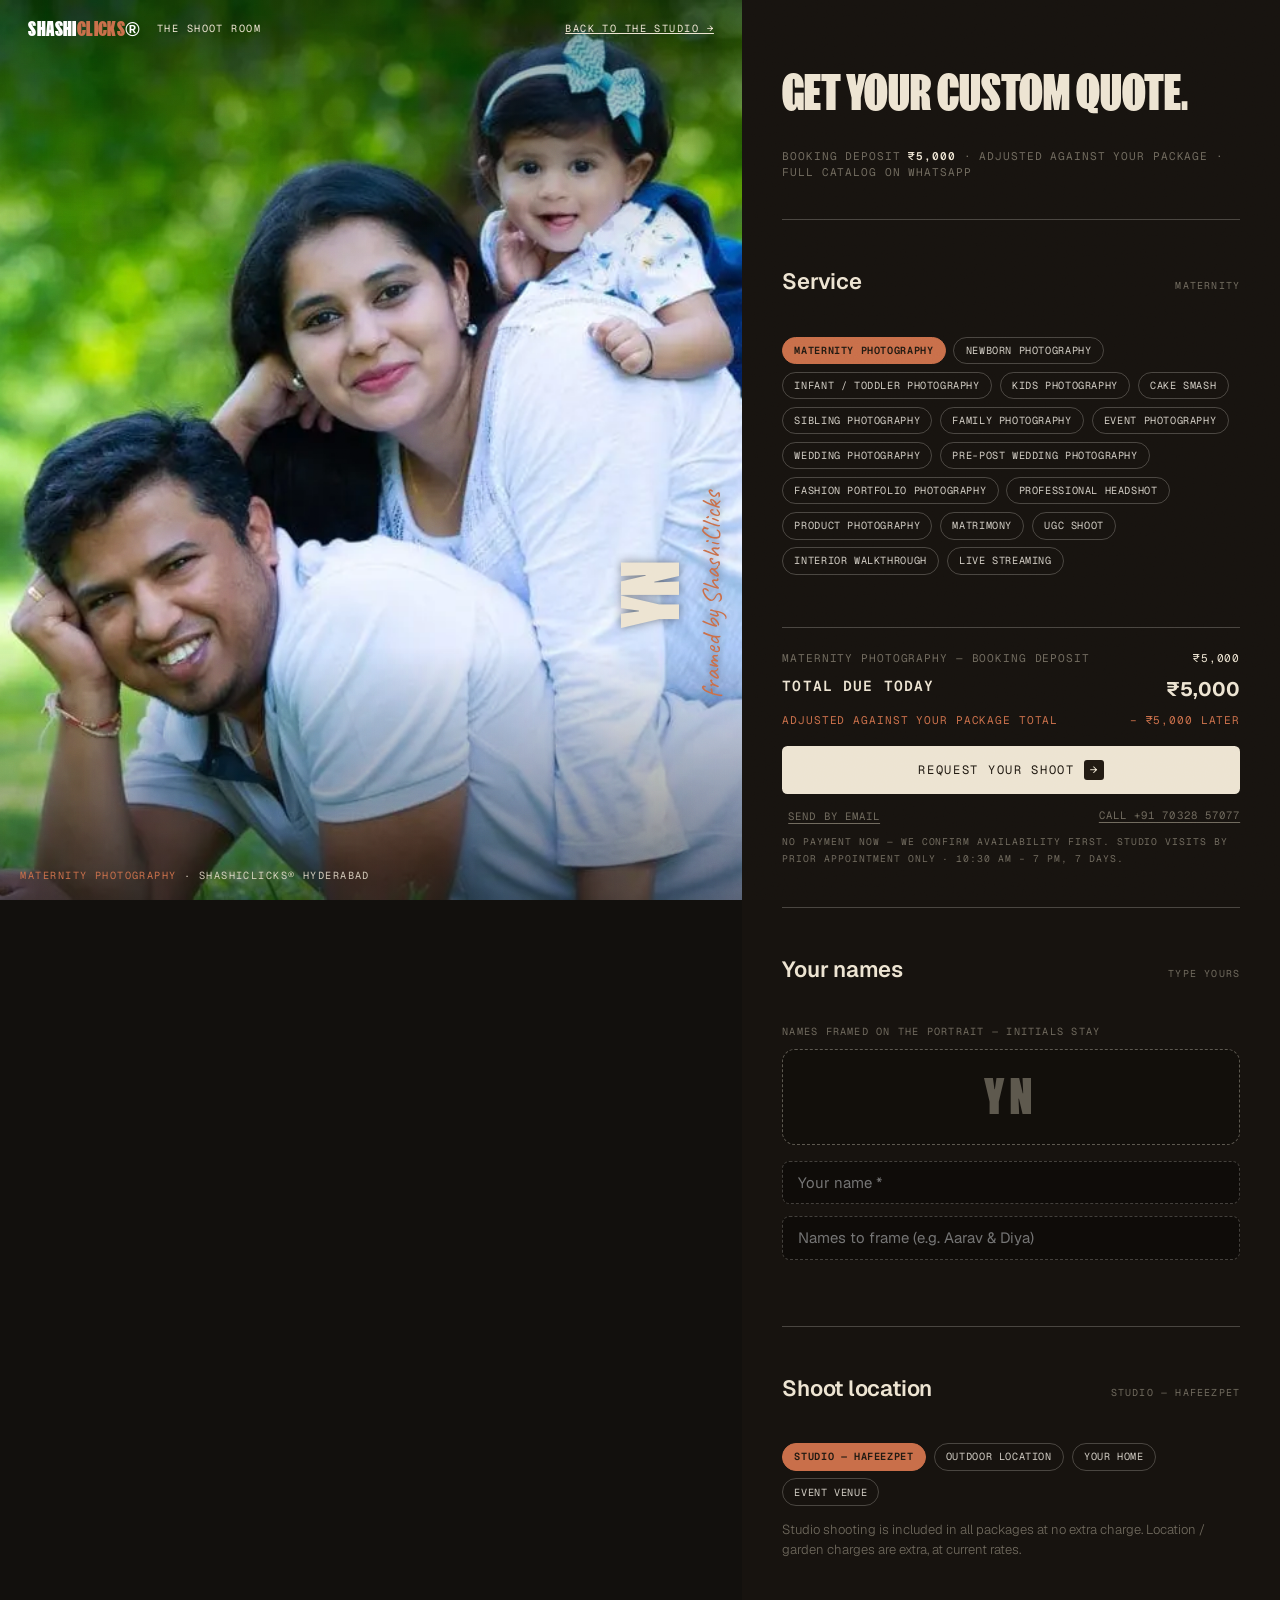
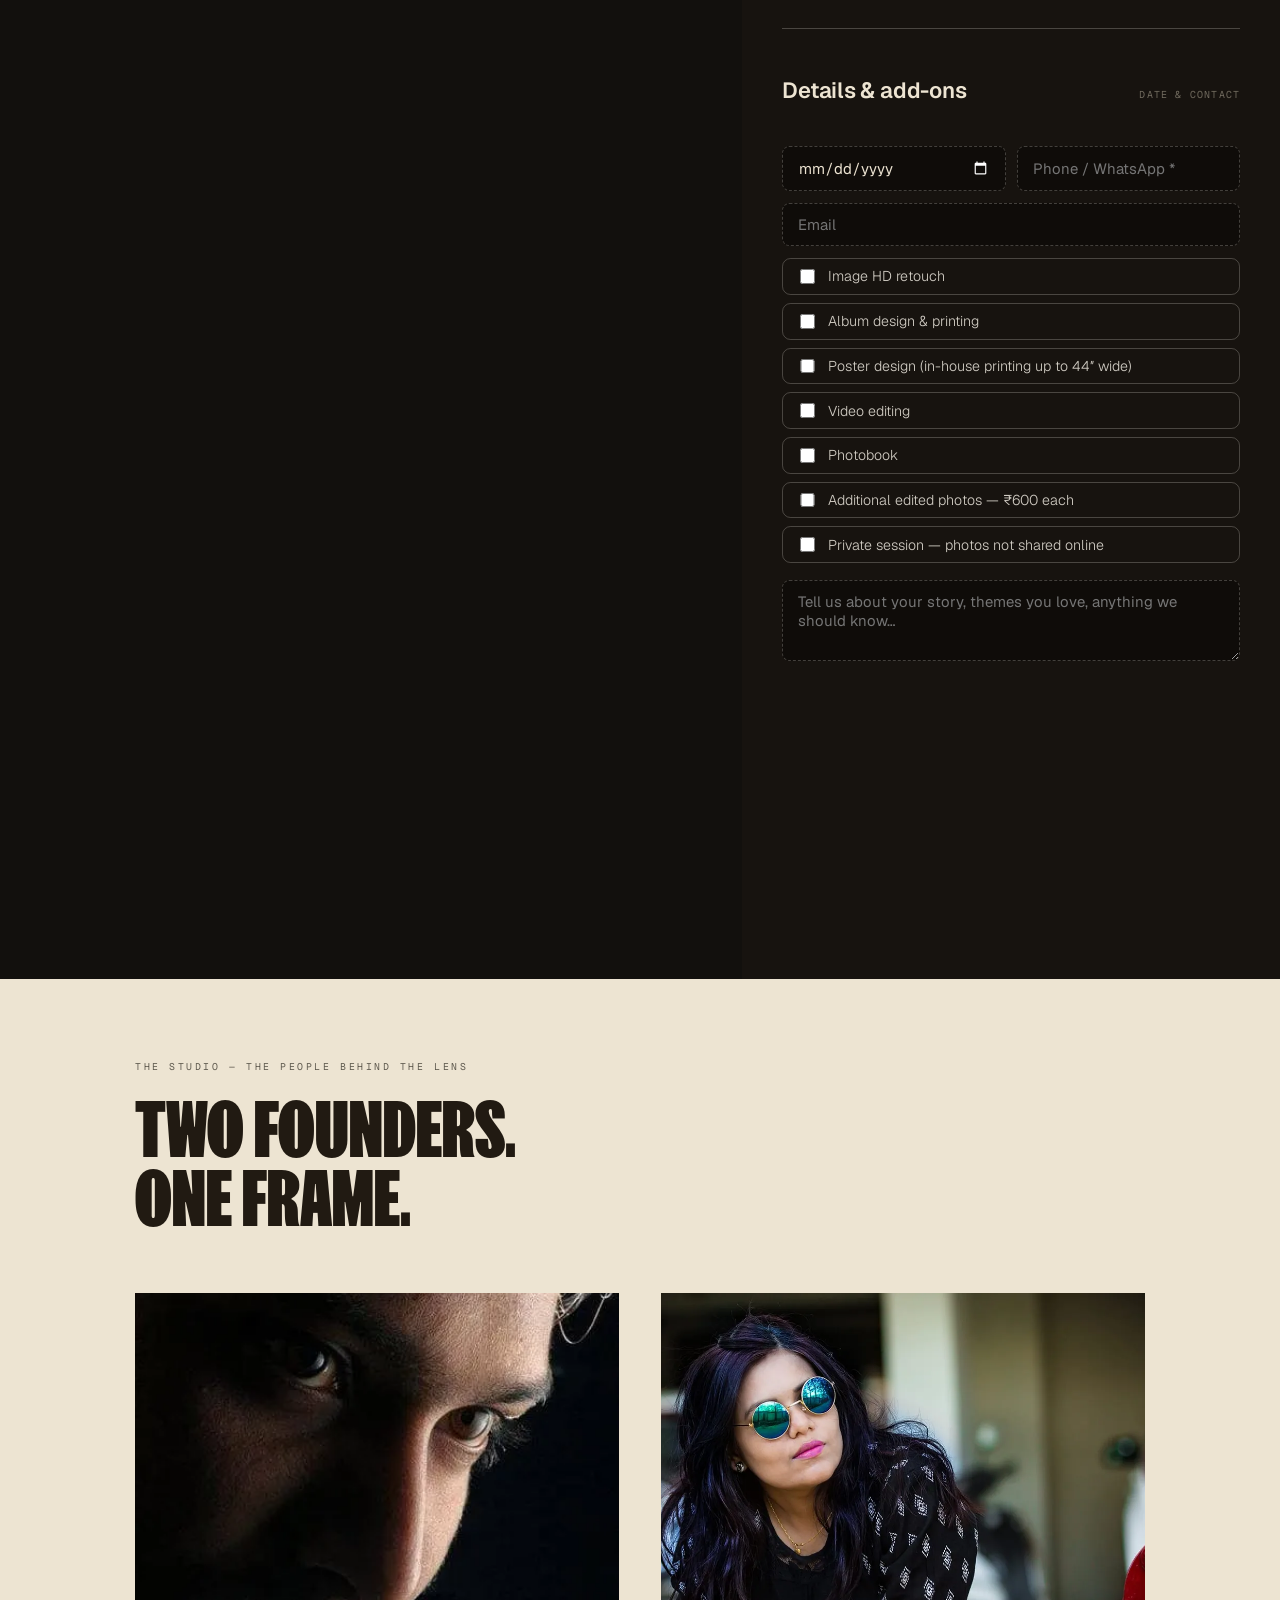
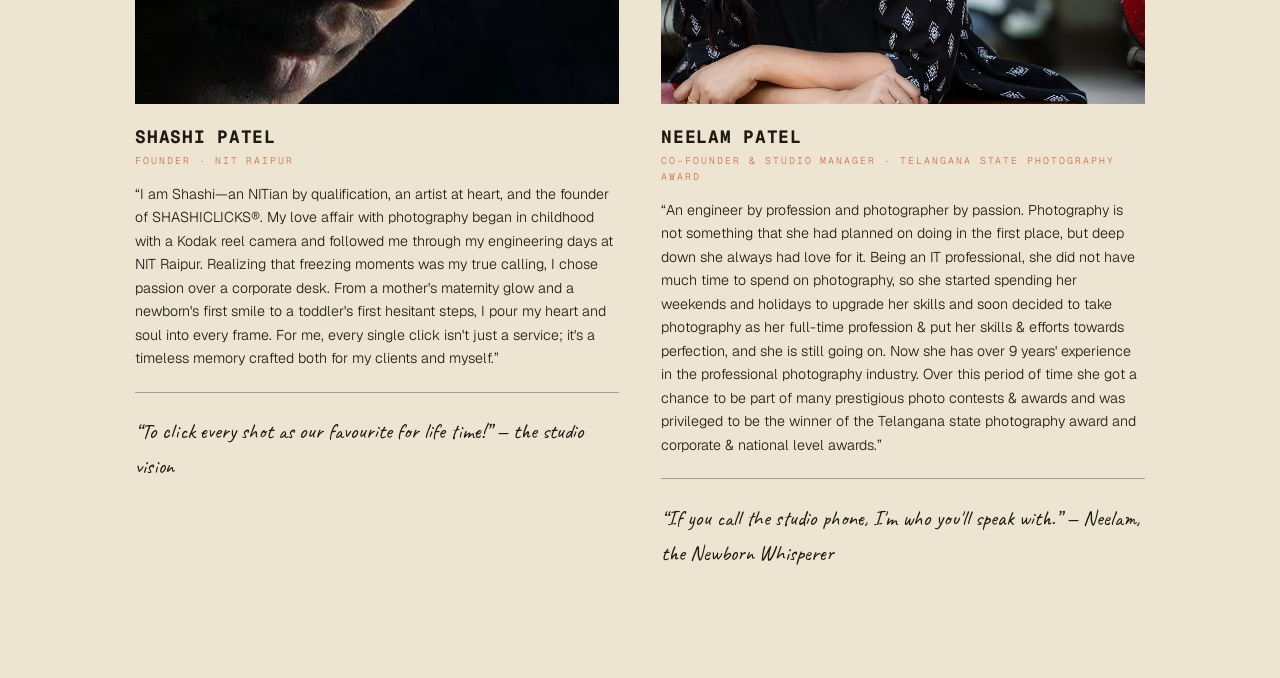
<file: kit.html>
<!DOCTYPE html>
<html lang="en">
<head>
<meta charset="UTF-8">
<meta name="viewport" content="width=device-width, initial-scale=1.0">
<title>Book a Shoot — ShashiClicks Hyderabad</title>
<meta name="description" content="Book a shoot at ShashiClicks, Hyderabad. Pick your service, add your names, and send the booking to the studio on WhatsApp or email. Booking deposit ₹5,000.">
<meta name="theme-color" content="#161310">
<link rel="stylesheet" href="css/main.css?v=11">
<link rel="stylesheet" href="css/kit.css?v=5">
</head>
<body>
<div class="kit">
  <div class="kit__stage">
    <img src="assets/img/kit-base.webp" alt="Family photograph by ShashiClicks — the live booking preview frame">
    <canvas id="kitCanvas" width="1200" height="900"></canvas>
    <div class="kit__toprow">
      <a class="bar__logo" href="index.html">SHASHI<b>CLICKS</b>®</a>
      <span class="kit__room">The Shoot Room</span>
      <a class="kit__back" href="index.html">Back to the studio →</a>
    </div>
    <div class="kit__stagecap"><span id="stageSvc">Maternity Photography</span> · ShashiClicks® Hyderabad</div>
  </div>

  <form class="kit__panel" id="kitForm">
    <div class="kit__head">
      <h1>Get your custom quote.</h1>
      <p class="kit__sub">Booking deposit <b>₹5,000</b> · Adjusted against your package · Full catalog on WhatsApp</p>
    </div>

    <section class="ksec">
      <div class="ksec__h"><h3>Service</h3><span id="vService">Maternity</span></div>
      <div class="chips" id="serviceChips"></div>
    </section>

    <section class="ksec">
      <div class="ksec__h"><h3>Frame colour</h3><span id="vColor">Classic Gold</span></div>
      <div class="swbar" id="swatches">
        <button type="button" data-color="#C96F4A" data-name="Classic Gold" style="background:#C96F4A" class="on" aria-label="Classic Gold frame"></button>
        <button type="button" data-color="#EDE4D2" data-name="Sand" style="background:#EDE4D2" aria-label="Sand frame"></button>
        <button type="button" data-color="#F6F0E2" data-name="Cream" style="background:#F6F0E2" aria-label="Cream frame"></button>
        <button type="button" data-color="#706A5E" data-name="Warm Taupe" style="background:#706A5E" aria-label="Warm Taupe frame"></button>
        <button type="button" data-color="#211A12" data-name="Espresso" style="background:#211A12" aria-label="Espresso frame"></button>
      </div>
      <p class="kit__note">Every frame is finished by hand in the studio. The preview is approximate — we confirm the final finish with you before printing.</p>
    </section>

    <section class="ksec">
      <div class="ksec__h"><h3>Your names</h3><span>Type yours</span></div>
      <p class="kit__label">Names framed on the portrait — initials stay</p>
      <div class="ini-box"><span id="iniPreview">YN</span></div>
      <input type="text" id="kName" placeholder="Your name *" required>
      <input type="text" id="kNames" placeholder="Names to frame (e.g. Aarav &amp; Diya)">
    </section>

    <section class="ksec">
      <div class="ksec__h"><h3>Shoot location</h3><span id="vPlace">Studio — Hafeezpet</span></div>
      <div class="chips" id="placeChips">
        <button type="button" class="on">Studio — Hafeezpet</button>
        <button type="button">Outdoor location</button>
        <button type="button">Your home</button>
        <button type="button">Event venue</button>
      </div>
      <p class="kit__note">Studio shooting is included in all packages at no extra charge. Location / garden charges are extra, at current rates.</p>
    </section>

    <section class="ksec">
      <div class="ksec__h"><h3>Details &amp; add-ons</h3><span>Date &amp; contact</span></div>
      <div class="kit__grid2">
        <input type="date" id="kDate" aria-label="Preferred date">
        <input type="tel" id="kPhone" placeholder="Phone / WhatsApp *">
      </div>
      <input type="email" id="kEmail" placeholder="Email">
      <label class="ck"><input type="checkbox" class="addon" value="Image HD retouch"><span>Image HD retouch</span></label>
      <label class="ck"><input type="checkbox" class="addon" value="Album design & printing"><span>Album design &amp; printing</span></label>
      <label class="ck"><input type="checkbox" class="addon" value="Poster design"><span>Poster design (in-house printing up to 44″ wide)</span></label>
      <label class="ck"><input type="checkbox" class="addon" value="Video editing"><span>Video editing</span></label>
      <label class="ck"><input type="checkbox" class="addon" value="Photobook"><span>Photobook</span></label>
      <label class="ck"><input type="checkbox" class="addon" value="Additional edited photos (₹600 each)"><span>Additional edited photos — ₹600 each</span></label>
      <label class="ck"><input type="checkbox" class="addon" value="Private session — photos not shared online (40% non-usage fee)"><span>Private session — photos not shared online</span></label>
      <textarea id="kNotes" rows="3" placeholder="Tell us about your story, themes you love, anything we should know…"></textarea>
    </section>

    <div class="kit__summary">
      <div class="sumrow"><span id="sumLine">Maternity Photography — booking deposit</span><span>₹5,000</span></div>
      <div class="sumrow sumrow--total"><span>Total due today</span><span>₹5,000</span></div>
      <div class="sumrow sumrow--gold"><span>Adjusted against your package total</span><span>− ₹5,000 later</span></div>
      <button type="button" class="kit__cta" id="sendWa">Request your shoot <span class="arr">→</span></button>
      <div class="kit__alt">
        <button type="button" id="sendMail">Send by email</button>
        <a href="tel:+917032857077">Call +91 70328 57077</a>
      </div>
      <p class="kit__fine">No payment now — we confirm availability first. Studio visits by prior appointment only · 10:30 AM – 7 PM, 7 days.</p>
    </div>
  </form>
</div>

<section class="studio-sec" id="studio">
  <p class="studio-sec__kick">The Studio — the people behind the lens</p>
  <h2 class="studio-sec__title">Two founders.<br>One frame.</h2>
  <div class="studio-grid">
    <article class="studio-card">
      <img src="assets/img/founder-shashi.webp" alt="Shashi Patel, founder of ShashiClicks" loading="lazy">
      <h3>Shashi Patel</h3>
      <p class="role">Founder · NIT Raipur</p>
      <p>“I am Shashi—an NITian by qualification, an artist at heart, and the founder of SHASHICLICKS®. My love affair with photography began in childhood with a Kodak reel camera and followed me through my engineering days at NIT Raipur. Realizing that freezing moments was my true calling, I chose passion over a corporate desk. From a mother's maternity glow and a newborn's first smile to a toddler's first hesitant steps, I pour my heart and soul into every frame. For me, every single click isn't just a service; it's a timeless memory crafted both for my clients and myself.”</p>
      <p class="line">“To click every shot as our favourite for life time!” — the studio vision</p>
    </article>
    <article class="studio-card">
      <img src="assets/img/founder-neelam.webp" alt="Neelam Patel, co-founder of ShashiClicks" loading="lazy">
      <h3>Neelam Patel</h3>
      <p class="role">Co-Founder &amp; Studio Manager · Telangana State Photography Award</p>
      <p>“An engineer by profession and photographer by passion. Photography is not something that she had planned on doing in the first place, but deep down she always had love for it. Being an IT professional, she did not have much time to spend on photography, so she started spending her weekends and holidays to upgrade her skills and soon decided to take photography as her full-time profession &amp; put her skills &amp; efforts towards perfection, and she is still going on. Now she has over 9 years' experience in the professional photography industry. Over this period of time she got a chance to be part of many prestigious photo contests &amp; awards and was privileged to be the winner of the Telangana state photography award and corporate &amp; national level awards.”</p>
      <p class="line">“If you call the studio phone, I'm who you'll speak with.” — Neelam, the Newborn Whisperer</p>
    </article>
  </div>
</section>

<script src="js/kit.js?v=5"></script>
</body>
</html>
</file>
<file: css/main.css>
/* ShashiClicks — own code. Every value transcribed from the reference
   codebase study (CODEBASE-SPEC.md, Annex A). Flat tokens, one accent. */
@font-face{font-family:"Geist";src:url(../assets/fonts/Geist-Variable.woff2) format("woff2");font-weight:100 900;font-display:swap}
@font-face{font-family:"FK Screamer";src:url(../assets/fonts/FKScreamer-Black.woff2) format("woff2");font-weight:900;font-display:swap}
@font-face{font-family:"FK Screamer PT";src:url(../assets/fonts/FKScreamer-Black.woff2) format("woff2");font-weight:900;font-display:swap}
@font-face{font-family:"Geist Mono";src:url(../assets/fonts/GeistMono-Variable.woff2) format("woff2");font-weight:100 900;font-display:swap}
@font-face{font-family:"Caveat";src:url(../assets/fonts/Caveat-Variable-latin.woff2) format("woff2");font-weight:400 700;font-display:swap}

:root{
  --fsa:.5;
  --size-unit:16;--size-container-ideal:1440;--size-container-min:992px;--size-container-max:6000px;
  --size-container:clamp(var(--size-container-min),100vw,var(--size-container-max));
  --size-font:calc(var(--size-container) / (var(--size-container-ideal) / var(--size-unit)));
  --font-body:"Geist",system-ui,sans-serif;
  --font-heading:"FK Screamer","Arial Narrow",Impact,sans-serif;
  --font-mono:"Geist Mono",ui-monospace,Menlo,monospace;
  --display:var(--font-heading);--mono:var(--font-mono);--body:var(--font-body);
  --text-xs:.75em;--text-sm:.8125em;--text-base:.875em;--text-md:1em;--text-lg:1.125em;--text-xl:1.25em;--text-2xl:1.5em;--text-3xl:1.875em;--text-4xl:2.25em;
  --leading-tight:1.2;--leading-normal:1.43;--leading-relaxed:1.6;
  --weight-light:300;--weight-regular:400;--weight-medium:500;--weight-semibold:600;--weight-bold:700;
  --taupe:#706A5E;--taupe-deep:#5E594E;--sand:#EDE4D2;--cream:#F6F0E2;--ink:#211A12;--terra:#C96F4A;--white:#FFFFFF;
  --white-soft:rgba(255,250,240,.8);--white-dim:rgba(255,250,240,.55);--hairline:rgba(255,250,240,.22);--line-strong:rgba(33,26,18,.34);
  --scene-bg:#161310;--court-bg:#0B0A08;--court-bg-2:#12100D;
  --color-accent:var(--terra);--color-accent-hover:#B4603E;--color-accent-muted:rgba(201,111,74,.15);
  --color-bg:var(--sand);--color-surface:var(--cream);--color-border:var(--line-strong);--color-border-subtle:rgba(33,26,18,.14);
  --color-text:var(--ink);--color-text-secondary:rgba(33,26,18,.66);--color-text-muted:rgba(33,26,18,.45);--color-text-heading:var(--ink);
  --space-xxs:.5em;--space-xs:.75em;--space-s:1em;--space-sm:1.25em;--space-m:1.5em;--space-l:1.875em;--space-xl:2em;--space-xxl:2.5em;--space-3xl:3.75em;--space-4xl:5em;
  --container-padding:1.875em;
  --radius-xs:.25em;--radius-sm:.375em;--radius-md:.5em;--radius-lg:.75em;--radius-xl:1em;--radius-full:9999px;
  --stroke-weight:1px;
  --shadow-sm:0 .0625em .125em rgba(0,0,0,.3);--shadow-md:0 .25em .75em rgba(0,0,0,.3);--shadow-lg:0 .5em 1.5em rgba(0,0,0,.4);
  --ease-default:cubic-bezier(.625,.05,0,1);--duration-fast:.15s;--duration-normal:.3s;--duration-slow:.6s;
  --transition-default:var(--duration-normal) var(--ease-default);--transition-fast:var(--duration-fast) var(--ease-default);
}
*,*:after,*:before{box-sizing:border-box}
html{scroll-behavior:initial;scrollbar-width:none}
html,body{-webkit-font-smoothing:antialiased;-moz-osx-font-smoothing:grayscale;text-rendering:optimizeLegibility}
body{background-color:var(--color-bg);color:var(--color-text);font-family:var(--font-body);font-size:var(--size-font);font-weight:400;line-height:1.43;margin:0;min-height:100vh;-ms-overflow-style:none}
body::-webkit-scrollbar,body ::-webkit-scrollbar{display:none}
::selection{background:var(--terra);color:var(--cream);text-shadow:none}
svg{max-width:none;height:auto;box-sizing:border-box;vertical-align:middle}
.site__main{display:contents}
.site{position:relative;left:0}
:where(.court__title,.qq__endcap-title,.qq__name,.tbr-intro,.ttl__head){margin:0;font-size:inherit;font-weight:inherit}
:where(a,button,input,select,textarea,summary,[tabindex]:not([tabindex="-1"])):focus-visible{outline:2px solid currentColor;outline-offset:3px}
html.lenis,html.lenis body{height:auto}
.lenis.lenis-smooth iframe{pointer-events:none}
html.is-intro{overflow:hidden}
html.is-prepaint #main>:not(#hero),html.is-prepaint #footer{display:none}
body:after{content:"";position:fixed;inset:0;z-index:99;pointer-events:none;opacity:.06;mix-blend-mode:overlay;background-image:url("data:image/svg+xml,%3Csvg xmlns='http://www.w3.org/2000/svg' width='240' height='240'%3E%3Cfilter id='n'%3E%3CfeTurbulence type='fractalNoise' baseFrequency='0.9' numOctaves='2'/%3E%3C/filter%3E%3Crect width='240' height='240' filter='url(%23n)'/%3E%3C/svg%3E")}

/* ---------- Skip links ---------- */
.skip{position:fixed;left:1em;top:1em;z-index:10050;display:flex;gap:.5em;pointer-events:none}
.skip__link{appearance:none;display:inline-block;margin:0;padding:1.083333em 1.666667em;border:0;border-radius:0;font-family:var(--mono);font-weight:500;font-size:.75em;line-height:1;letter-spacing:.12em;text-transform:uppercase;text-decoration:none;color:var(--ink);background:var(--cream);cursor:pointer;pointer-events:auto;transform:translateY(-400%)}
.skip__link:focus,.skip__link:focus-visible{transform:none;outline:2px solid var(--terra);outline-offset:2px}

/* ---------- Page-transition door ---------- */
.pt-door{position:fixed;inset:0;z-index:10000;overflow:hidden;contain:strict;visibility:hidden;pointer-events:none;--pt-amber:255,205,150}
html.pt-in .pt-door,.pt-door.is-active{visibility:visible;pointer-events:auto}
.pt-door__leaf{position:absolute;top:0;bottom:0;width:calc(50% + 1px);background:linear-gradient(180deg,#17130f,#0f0c09 55%,#0b0907);will-change:transform}
.pt-door__leaf:before{content:"";position:absolute;inset:2.2em;border:1px solid rgba(255,250,240,.05)}
.pt-door__leaf--a{left:0}.pt-door__leaf--b{right:0}
.pt-door__bar{position:absolute;height:.35em;top:52%;width:34%;border-radius:.2em;background:linear-gradient(180deg,#fffaf01a,#fffaf008)}
.pt-door__leaf--a .pt-door__bar{right:3.2em}.pt-door__leaf--b .pt-door__bar{left:3.2em}
.pt-door__rim{position:absolute;top:0;bottom:0;width:1px;opacity:0;background:rgba(var(--pt-amber),.9);box-shadow:0 0 1.125em rgba(var(--pt-amber),.6)}
.pt-door__leaf--a .pt-door__rim{right:0}.pt-door__leaf--b .pt-door__rim{left:0}
.pt-door__light{position:absolute;top:0;bottom:0;left:50%;width:0;opacity:0;mix-blend-mode:screen;background:linear-gradient(90deg,rgba(var(--pt-amber),.25),#ffe2bef2 50%,rgba(var(--pt-amber),.25))}
.pt-door__flood{position:absolute;inset:0;opacity:0;mix-blend-mode:screen;pointer-events:none;background:radial-gradient(70% 90% at 50% 50%,#ffdeb4f2,rgba(var(--pt-amber),.55) 45%,#c96f4a26)}
.pt-door__label{position:absolute;left:50%;top:50%;z-index:2;margin:0;transform:translate(-50%,-50%);text-align:center;white-space:nowrap;opacity:0}
.pt-door__name{display:block;font-family:"FK Screamer PT","FK Screamer",Impact,sans-serif;font-weight:900;font-size:1.125em;line-height:.9;letter-spacing:.01em;text-transform:uppercase;color:#f6f0e2eb}
.pt-door__char{display:inline-block;will-change:transform,opacity}

/* ---------- Loader ---------- */
.loader{position:fixed;inset:0;z-index:60;background:var(--scene-bg);pointer-events:none}
.loader--live{background:transparent}
.loader__blocks{position:absolute;inset:0;z-index:1}
.loader__block{position:absolute;background:#000;box-shadow:0 0 0 1px #000}
.loader__ui{position:absolute;left:4em;bottom:3.5em;z-index:2;display:flex;gap:1.5em;align-items:baseline;font-family:var(--mono);color:var(--sand);font-size:.75em;letter-spacing:.18em;text-transform:uppercase}
.loader__pct{font-size:3.333333em;font-weight:700;letter-spacing:-.02em;color:var(--white);font-variant-numeric:tabular-nums}
.loader__bar{display:inline-block;width:15em;height:1px;background:var(--hairline);position:relative;top:-.5em}
.loader__bar i{position:absolute;left:0;top:0;height:100%;width:0%;background:var(--terra)}
.loader__skip{position:absolute;top:3.272727em;right:4.363636em;z-index:2;pointer-events:auto;font-family:var(--mono);font-size:.6875em;letter-spacing:.16em;text-transform:uppercase;color:var(--white-dim);background:none;border:1px solid var(--hairline);border-radius:9999px;padding:1.090909em 2em;cursor:pointer;opacity:0;visibility:hidden;transition:color .3s,border-color .3s,opacity .4s,visibility 0s .4s}
.loader__skip.is-on{opacity:1;visibility:visible;transition-delay:0s}
.loader__skip:hover{color:var(--white);border-color:var(--white-soft)}
.loader__skip:focus-visible{outline:2px solid var(--terra);outline-offset:3px}
.loader__label{display:inline-flex;align-items:center;gap:.833333em;white-space:nowrap;color:var(--white-soft)}
.loader__mark{width:2.666667em;height:auto;flex:none;color:var(--white)}
.loader-num{position:fixed;inset:0;z-index:59;pointer-events:none;mix-blend-mode:multiply}
.loader-num__svg{display:block;width:100%;height:100%}
.loader-num__digit{font-family:var(--font-heading);font-weight:900;fill:#fff}

/* ---------- Top bar ---------- */
.bar{position:fixed;top:0;left:0;right:0;z-index:50;display:flex;justify-content:space-between;align-items:flex-start;padding:2.375em 3em 0;pointer-events:none;transition:top .45s cubic-bezier(.625,.05,0,1),transform .7s cubic-bezier(.625,.05,0,1),opacity .6s ease}
.bar>*{pointer-events:auto}
.bar--hidden{top:-8em}
.bar__logo{display:block;padding-block:.3125em;margin-block:-.3125em;color:var(--white);transition:color .4s ease;text-decoration:none;font-family:var(--display);font-weight:900;font-size:1.375em;letter-spacing:.02em;line-height:1;text-transform:uppercase}
.bar__logo b{color:var(--terra);font-weight:900}
.bar__cta{font-size:.8125em}
.bar--ink .bar__logo{color:var(--ink)}
.bar--ink .bar__cta{--btn-color:var(--cream);--btn-bg:var(--ink);--btn-hover-bg:var(--terra);--btn-hover-color:var(--cream);--btn-icon-color:var(--terra);--btn-icon-bg:var(--cream)}
html.is-intro .bar{opacity:0;pointer-events:none}
html.is-intro .bar>*{pointer-events:none}

/* ---------- Buttons ---------- */
.btn{--btn-color:var(--cream);--btn-bg:var(--ink);--btn-hover-bg:var(--terra);--btn-hover-color:var(--cream);--btn-icon-color:var(--terra);--btn-icon-bg:var(--cream);--btn-radius:.25em;--btn-icon-radius:.125em;--btn-swap-dist:1.6em;--btn-ease-hover:cubic-bezier(.625,.05,0,1);--btn-ease-click:cubic-bezier(.4,0,.2,1);--btn-focus:var(--terra);position:relative;display:inline-grid;padding:0;border:0;color:var(--btn-color);background:transparent;font-family:var(--mono);font-size:.71875em;font-weight:500;letter-spacing:.14em;text-transform:uppercase;line-height:1;text-decoration:none;cursor:pointer;user-select:none;-webkit-user-select:none;-webkit-tap-highlight-color:transparent;transition:transform .18s var(--btn-ease-click)}
.btn:active{transform:scale(.965)}
.btn__bg{grid-area:1/1;position:relative;overflow:clip;background:var(--btn-bg);border-radius:var(--btn-radius);box-shadow:inset 0 0 0 var(--btn-border-w,0) var(--btn-border-c,transparent)}
.btn__bg-hover{position:absolute;left:-10%;bottom:0;width:120%;height:100%;background:var(--btn-hover-bg);transform:translate3d(0,175%,0) rotate(15deg)}
.btn__inner{grid-area:1/1;position:relative;display:flex;align-items:center;justify-content:center;gap:.95em;padding:1.3em 2.2em;transition:color .525s var(--btn-ease-hover)}
.btn--icon .btn__inner{padding:.85em .85em .85em 2.2em}
.btn__mask{clip-path:inset(-10% 0);display:flex;align-items:center;justify-content:center;flex:none}
.btn__text{display:block;text-shadow:0 var(--btn-swap-dist) currentColor}
.btn__icon-wrap{position:relative;display:grid;flex:none;width:2.1em;height:2.1em;color:var(--btn-icon-color);border-radius:var(--btn-icon-radius)}
.btn__icon-bg{grid-area:1/1;width:100%;height:100%;background:var(--btn-icon-bg);border-radius:inherit}
.btn__icon-mask{grid-area:1/1;position:relative;overflow:clip;width:100%;height:100%}
.btn__icon-list{position:absolute;top:0;right:0;display:flex;height:100%}
.btn__icon{width:2.1em;height:2.1em;padding:.55em;box-sizing:border-box;display:block}
.btn__bg-hover,.btn__text,.btn__icon,.btn__icon-bg{transition:transform .525s var(--btn-ease-hover)}
.btn:after{content:"";position:absolute;inset:-.35em;border-radius:calc(var(--btn-radius) + .2em);box-shadow:0 0 0 0 transparent;transition:box-shadow .2s cubic-bezier(.32,.72,0,1);pointer-events:none}
.btn:focus-visible{outline:none}
.btn:focus-visible:after{box-shadow:0 0 0 .18em var(--btn-focus)}
.btn--light{--btn-bg:var(--cream);--btn-color:var(--ink);--btn-hover-bg:var(--terra);--btn-hover-color:var(--cream);--btn-icon-bg:var(--ink);--btn-icon-color:var(--cream);--btn-focus:var(--cream)}
.btn--ghost{--btn-bg:transparent;--btn-color:var(--white);--btn-hover-bg:var(--terra);--btn-hover-color:var(--cream);--btn-border-w:1px;--btn-border-c:var(--hairline)}
.btn--inverse{--btn-bg:var(--terra);--btn-hover-bg:var(--ink);--btn-color:var(--cream);--btn-hover-color:var(--cream);--btn-icon-color:var(--ink);--btn-icon-bg:var(--cream);--btn-focus:var(--ink)}
.btn--pill{--btn-radius:999em;--btn-icon-radius:999em}
@media (hover:hover) and (pointer:fine) and (prefers-reduced-motion:no-preference){
  .btn:hover .btn__bg-hover{transform:translateZ(0) rotate(0)}
  .btn:hover .btn__text{transform:translateY(calc(-1 * var(--btn-swap-dist)))}
  .btn:hover .btn__icon{transform:translate3d(200%,0,0)}
  .btn:hover .btn__icon-bg{transform:rotate(90deg)}
  .btn:hover .btn__inner{color:var(--btn-hover-color)}
}
@media (hover:none){.btn__bg-hover{display:none}}

/* ---------- Sound toggle ---------- */
.snd{position:fixed;z-index:48;left:4em;bottom:1.583333em;display:flex;align-items:center;gap:1.166667em;padding:0;border:0;background:none;cursor:pointer;font-size:.75em;color:var(--white-dim);transition:transform .7s cubic-bezier(.625,.05,0,1),color .3s,opacity .6s ease;-webkit-tap-highlight-color:transparent}
html.is-intro .snd{opacity:0;pointer-events:none}
.snd:hover{color:var(--sand)}
.snd--ink{color:#211a12b3}.snd--ink:hover{color:var(--ink)}
.snd__ring{display:flex;align-items:center;justify-content:center;width:3.333333em;height:3.333333em;border-radius:50%;border:1px solid rgba(255,255,255,.15);background:#00000040;-webkit-backdrop-filter:blur(12px);backdrop-filter:blur(12px);transition:background .3s}
.snd:hover .snd__ring{background:#0006}
.snd--ink .snd__ring{border-color:#211a1226}
.snd__eq{display:flex;align-items:flex-end;gap:.208333em;height:1.166667em}
.snd__eq i{width:.166667em;height:35%;border-radius:1px;background:currentColor;transform-origin:50% 100%;transition:height .3s}
.snd--on .snd__eq i{animation:sndEq .85s ease-in-out infinite alternate}
.snd--on .snd__eq i:nth-child(2){animation-delay:.13s}.snd--on .snd__eq i:nth-child(3){animation-delay:.26s}.snd--on .snd__eq i:nth-child(4){animation-delay:.39s}
.snd--off{color:rgba(237,228,210,.34)}.snd--off:hover{color:var(--white-dim)}
.snd--ink.snd--off{color:#211a1261}
.snd__div{display:block;width:1px;height:1.166667em;background:rgba(237,228,210,.18);opacity:0;transition:opacity .5s ease}
.snd--hero .snd__div{opacity:1}
.snd--ink .snd__div{background:#211a122e}

/* ---------- Headline fill meters (data-fill) ---------- */
@property --p{syntax:"<number>";initial-value:0;inherits:true}
[data-fill]{--p:0;--edge:var(--terra);--ease:linear;--unread:rgba(139,125,107,.22);--final:var(--sand)}
.cf-line{display:block}
.rat__title .cf-line{display:inline-block}
.cf-line,.cf-line > [data-fill-text]{background-image:linear-gradient(90deg,var(--final) 0%,var(--final) 30%,var(--edge) 40%,var(--unread) 50%,var(--unread) 100%);background-size:350% 100%;background-repeat:no-repeat;background-position-x:calc((100 - var(--p)) * 1%);-webkit-background-clip:text;background-clip:text;color:transparent!important;forced-color-adjust:none;-webkit-print-color-adjust:exact;print-color-adjust:exact}
[data-fill="dim"]{--unread:rgba(139,125,107,.22);--final:var(--sand)}
[data-fill="ghost"]{--unread:transparent}
@media (prefers-reduced-motion:reduce){[data-fill]{--p:100}}
[data-fill] .cf-seg{position:relative}

/* ---------- Hero ---------- */
.hero{position:relative;height:100vh;background:var(--scene-bg);color:var(--white);overflow:hidden;--h1-size:7.625em}
.hero__main{position:relative;z-index:1;display:flex;flex-direction:column;height:100%;padding:0 calc(var(--size-font)*3) 1.75em}
.hero--internal .hero__main{flex:inherit;height:auto}
.hero__media{position:absolute;inset:0;z-index:0}
.hero__poster{position:absolute;inset:0}
.hero__poster img{width:100%;height:100%;object-fit:cover;object-position:center}
.hero__poster--first img{position:absolute;inset:0}
.hero__canvas{position:absolute;inset:0;width:100%;height:100%;display:block;opacity:0;transition:opacity .6s ease}
.hero__canvas.is-live{opacity:1}
.hero__player-front{position:absolute;inset:0;z-index:2;width:100%;height:100%;object-fit:cover;object-position:center;pointer-events:none;will-change:transform}
.hero__floor-strip{position:absolute;inset:0;z-index:1;width:100%;height:100%;object-fit:cover;object-position:center;pointer-events:none;will-change:transform}
.hero__seam{position:absolute;inset:0;z-index:4;pointer-events:none}
.hero__seam:before{content:"";position:absolute;left:0;right:0;bottom:0;height:13%!important;background:linear-gradient(180deg,#0000,#171310 55%);opacity:.97}
.hero__player-glow{position:absolute;inset:0;z-index:3;width:100%;height:100%;object-fit:cover;object-position:center;pointer-events:none;mix-blend-mode:screen;opacity:.35;will-change:transform;-webkit-mask-image:var(--glow-mask);mask-image:var(--glow-mask);-webkit-mask-size:cover;mask-size:cover}
.hero__copy{position:static;z-index:2;height:100%;display:flex;flex-direction:column}
.hero__main{flex:1;min-height:0}
.hero__h1{position:static;margin:0;font-family:var(--display);font-weight:900;font-size:clamp(3em,7vw,7.625em);line-height:.9;letter-spacing:.005em;text-transform:uppercase;color:var(--white)}
.hero--h1a .hero__h1{z-index:5;mix-blend-mode:overlay}
.hero__h1-line{display:block}
.hero__h1-line--giant{position:absolute;left:calc(var(--size-font)*3);top:18.2%;z-index:5;font-size:min(var(--h1-size,9999px),clamp(calc(var(--size-font)*4.5),9.6vw,calc(var(--size-font)*11)));letter-spacing:.02em;white-space:nowrap;--final:#fff}
.hero__h1-line--giant > span{opacity:0}
.hero__h1-line--giant .cf-seg{position:relative}
.hero--h1front .hero__h1-line--giant{--h1f-ink:#EDE4D2}
.hero__h1-ghost-line{position:absolute;opacity:0;left:calc(var(--size-font)*3);top:18.2%;z-index:7;font-family:var(--display);font-weight:900;font-size:min(var(--h1-size,9999px),clamp(calc(var(--size-font)*4.5),9.6vw,calc(var(--size-font)*11)));letter-spacing:.02em;line-height:.9;text-transform:uppercase;white-space:nowrap;--unread:transparent;--edge:transparent;--final:#EDE4D2;color:var(--h1f-ink,#EDE4D2);mix-blend-mode:hard-light;pointer-events:none}
.hero__h1-ghost-line > span{opacity:1}
.hero__h1-ghost-line .hero__h1-word--pre{visibility:hidden}
.hero__h1-word--pre{}
.hero__h1-light{position:absolute;inset:0;pointer-events:none;color:transparent}
.hero__h1-light--ray{background:linear-gradient(var(--h1-ray-angle,115deg),transparent calc(var(--h1-ray-center,72%) - var(--h1-ray-width,26%) / 2),#FFFBEB calc(var(--h1-ray-center,72%)),transparent calc(var(--h1-ray-center,72%) + var(--h1-ray-width,26%) / 2));background-size:auto;background-clip:text;-webkit-background-clip:text;opacity:calc(var(--h1-ray-alpha,.75) * var(--h1-ray-o,0))}
.hero__h1-light--sweep{background:linear-gradient(100deg,transparent calc(72% - 14%),#FFFBEB 72%,transparent calc(72% + 14%));background-size:300% 100%;background-position-x:calc(var(--sweep-o,1.05) * 100%);background-clip:text;-webkit-background-clip:text;opacity:var(--h1-sweep-o,0)}
.hero--h1b .hero__h1-light--ray{--h1-ray-angle:115deg;--h1-ray-center:72%;--h1-ray-width:26%;--h1-ray-alpha:.75}
.hero__headline{position:absolute;left:calc(var(--size-font)*3);top:max(calc(41.9% - 3.6678em),calc(18.2% + var(--h1-size,7.625em) * 1.015 + .4438em));z-index:7;display:flex;flex-direction:column;gap:0}
.hero__tagline{margin:0;font-size:3.3944em;line-height:.89;letter-spacing:.01em;text-transform:none;color:#FFBC84;font-weight:900;font-family:var(--display)}
.hero__tagline > span{display:inline-block;opacity:0}
.hero__para{max-width:19em;margin:1.5139em 0 0;font-size:1em;font-weight:400;line-height:1.6;color:var(--white-soft);opacity:0;transform:translateY(.875em)}
.hero__cta-row{display:flex;gap:.8125em;margin-top:2.061em;opacity:0;transform:translateY(.875em)}
.hero__slogan{position:absolute;right:46%;bottom:34%;z-index:6;list-style:none;margin:0;padding:0;pointer-events:none;font-family:var(--mono);font-size:.65625em;letter-spacing:.22em;text-transform:uppercase;color:var(--white-soft)}
.hero__slogan-item{position:absolute;left:0;bottom:0;display:flex;align-items:center;gap:.7em;white-space:nowrap;opacity:0}
.hero__slogan-item.is-on{opacity:1;transition:opacity .28s ease,transform .28s ease}
.hero__slogan-dot{width:.55em;height:.55em;border-radius:50%;background:var(--terra);flex:none}
.hero__slogan-item--a{--tx:0em;--ty:0em}.hero__slogan-item--b{--tx:-2.5em;--ty:6.5em}.hero__slogan-item--c{--tx:3.5em;--ty:-2.5em}.hero__slogan-item--d{--tx:-1em;--ty:3em}
.hero__slogan-item{transform:translate(var(--tx),var(--ty)) translateY(.5em)}
.hero__slogan-item.is-on{transform:translate(var(--tx),var(--ty))}
.hero__prod-card{position:absolute;right:2.125em;bottom:1.6875em;z-index:6;width:clamp(6em,8.5vw,9.375em);aspect-ratio:252/286;color:var(--white);opacity:0;pointer-events:none}

.hero__pc-corner{position:absolute;width:.875em;height:.875em;color:var(--white-soft)}
.hero__pc-corner:before,.hero__pc-corner:after{content:"";position:absolute;background:currentColor}
.hero__pc-corner:before{width:100%;height:1.5px}.hero__pc-corner:after{width:1.5px;height:100%}
.hero__pc-corner--tl{top:0;left:0}.hero__pc-corner--tr{top:0;right:0;transform:scaleX(-1)}.hero__pc-corner--bl{bottom:0;left:0;transform:scaleY(-1)}.hero__pc-corner--br{bottom:0;right:0;transform:scale(-1)}
.hero__pc-reticle{position:absolute;left:50%;top:46%;width:58%;aspect-ratio:1;transform:translate(-50%,-50%);border:1px solid var(--hairline);border-radius:50%}
.hero__pc-reticle:before,.hero__pc-reticle:after{content:"";position:absolute;background:var(--hairline)}
.hero__pc-reticle:before{left:50%;top:-14%;bottom:-14%;width:1px}
.hero__pc-reticle:after{top:50%;left:-14%;right:-14%;height:1px}
.hero__prod-card-icon{position:absolute;left:50%;top:46%;transform:translate(-50%,-50%);width:26%;color:var(--white-soft)}
.hero__pc-scan{position:absolute;left:0;right:0;top:0;height:18%;background:linear-gradient(180deg,transparent,rgba(201,111,74,.28),transparent);animation:pcScan 4.6s ease-in-out infinite}
.hero__pc-top{position:absolute;top:.75em;left:0;right:0;text-align:center;font-family:var(--mono);font-size:.5625em;letter-spacing:.22em;color:var(--white-dim)}
.hero__prod-card-live{position:absolute;top:.75em;right:.75em;width:.375em;height:.375em;border-radius:50%;background:var(--terra);animation:pcLive 1.8s ease-in-out infinite}
.hero__pc-coords{position:absolute;left:0;right:0;bottom:3.75em;text-align:center;font-family:var(--mono);font-size:.5625em;letter-spacing:.18em;color:var(--white-dim)}
.hero__prod-card-tag{position:absolute;left:0;right:0;bottom:.888889em;text-align:center;font-family:var(--mono);font-size:.5625em;letter-spacing:.22em;color:var(--white-soft)}
.hero__learn{position:absolute;left:calc(4em + var(--cue-shift,0px));bottom:2.166667em;z-index:6;display:flex;align-items:center;gap:.833333em;font-family:var(--mono);font-size:.75em;letter-spacing:.18em;text-transform:uppercase;color:var(--white-dim);opacity:0;transform:translateY(.666667em);background:none;border:0;padding:0;cursor:pointer;text-decoration:none}
.hero__learn.is-on{opacity:1;transform:none;transition:opacity .8s ease,transform .8s ease}
.hero__learn:hover{color:var(--white)}
.hero__learn-drib{position:relative;width:1.833333em;height:2.166667em}
.hero__learn-ball{position:absolute;left:50%;top:0;width:.916667em;height:.916667em;margin-left:-.458333em;border:1px solid var(--white-soft);border-radius:50%;animation:cueDrib 1.6s cubic-bezier(.36,0,.64,1) infinite}
.hero__learn-ghost{position:absolute;left:50%;top:0;width:.916667em;height:.916667em;margin-left:-.458333em;border:1px solid rgba(255,250,240,.25);border-radius:50%;animation:cueDrib 1.6s cubic-bezier(.36,0,.64,1) infinite;animation-delay:.12s}
.hero__learn-ghost--2{animation-delay:.24s}
.hero__learn-ring{position:absolute;left:50%;bottom:0;width:1.333333em;height:.416667em;margin-left:-.666667em;border:1px solid rgba(255,250,240,.3);border-radius:50%}
.hero__learn-floor{position:absolute;left:0;right:0;bottom:0;height:1px;background:var(--hairline)}

/* ---------- Court ---------- */
.court{height:200vh;background:radial-gradient(120% 60% at 50% 0%,var(--court-bg-2),var(--court-bg));position:relative}
.court__canvas{position:fixed;inset:0;width:100%;height:100%;display:block;opacity:0;z-index:1;pointer-events:none}
.court__vignette{position:fixed;inset:0;z-index:3;pointer-events:none;opacity:0;background:radial-gradient(60% 50% at 50% 46%,transparent 55%,rgba(11,10,8,.65) 100%)}
.court__lantern{position:fixed;inset:0;z-index:4;pointer-events:none;opacity:0;background:radial-gradient(11.25em circle at var(--lx,50%) var(--ly,40%),rgba(201,111,74,.16),transparent 70%)}
.court__track{position:relative;height:100%}
.court__caption{position:absolute;inset:0;z-index:0;display:flex;align-items:flex-end;justify-content:center;padding-bottom:16vh;opacity:0;text-align:center}
.court__title{font-family:var(--display);font-weight:900;font-size:clamp(2.5em,6vw,5.75em);line-height:.9;text-transform:uppercase;color:var(--sand)}
.court.is-static .court__canvas,.court.is-static .court__vignette,.court.is-static .court__lantern{display:none}
.court.is-static .court__caption{opacity:1}

/* ---------- Tech strip ---------- */
.qq{position:relative;z-index:14}
.qq__stage{height:100vh;display:flex;flex-direction:column;background:var(--court-bg-2);overflow:hidden}
.qq__strip{flex:1;display:flex;align-items:center;gap:12vw;padding:0 3em;will-change:transform}
.qq__lead{flex:0 0 auto;width:56vw}
.qq__endcap{flex:0 0 auto;width:34vw}
.qq__endcap-title{font-family:var(--display);font-weight:900;font-size:clamp(2.5em,4.6vw,4.5em);line-height:.92;text-transform:uppercase;color:var(--cream);--final:var(--cream)}
.qq__endcap-title .cf-seg{display:block}
.qq__endcap-title b{color:var(--terra);--edge:var(--cream);font-weight:900}
.qq__endcap-sub{margin:2em 0 0;font-family:var(--mono);font-size:.625em;letter-spacing:.22em;line-height:2;text-transform:uppercase;color:var(--white-dim)}
.qq__panel{flex:0 0 auto;position:relative;width:36vw;max-width:36.25em;height:66vh;background:#0c0a08;border:1px solid var(--hairline);overflow:hidden}
.qq__imgw{position:absolute;inset:0;overflow:hidden}
.qq__img{position:absolute;left:0;top:-6%;width:100%;height:112%;object-fit:cover;will-change:transform}
.qq__panelshade{position:absolute;inset:0;background:linear-gradient(180deg,rgba(12,10,8,.42),rgba(12,10,8,0) 32%,rgba(12,10,8,.18) 62%,rgba(12,10,8,.92));pointer-events:none}
.qq__hud{position:absolute;left:1.375em;right:1.375em;bottom:1.25em;color:var(--white)}
.qq__hudrow{display:flex;justify-content:space-between;gap:1em;font-family:var(--mono);font-size:.625em;letter-spacing:.2em;text-transform:uppercase;color:var(--white-dim);border-bottom:1px solid var(--hairline);padding-bottom:1em;margin-bottom:1.2em}
.qq__hudrow > .r{margin-left:auto}
.qq__name{font-family:var(--mono);font-weight:700;font-size:clamp(1.25em,1.9vw,1.6875em);letter-spacing:.06em;text-transform:uppercase;color:var(--cream)}
.qq__claim{margin:.8em 0 0;font-size:.78125em;line-height:1.55;color:var(--white-soft);max-width:44ch}
.qq__bridge{display:none;width:100vw;height:100vh;position:relative;flex:none;align-items:center;overflow:hidden;background:var(--court-bg-2)}
.qq__bridge-title{position:absolute;left:0;top:50%;transform:translateY(-50%);width:100%;text-align:center;font-family:var(--display);font-weight:900;font-size:clamp(3em,6.4vw,6.25em);line-height:.92;text-transform:uppercase;color:var(--cream);white-space:nowrap;--final:var(--cream)}
.qq__bridge-title .cf-seg{display:inline-block}
.qq__bridge-title b{color:var(--terra);--edge:var(--cream);font-weight:900}
html.trans-var .qq{display:flex;flex-direction:column}
html.trans-var .qq__bridge{display:flex}

/* ---------- Team (your names, framed) ---------- */
.team{position:relative;z-index:15}
.tbr-intro{padding:6.875em 0 1.5em;margin-bottom:-4em;position:relative;z-index:2}
.tbr-intro__strip{display:block;width:104%;margin-left:-2%;padding:calc(var(--size-font)*1.125) calc(var(--size-font)*4.8);font-family:var(--display);font-weight:900;font-size:clamp(2.75em,6.5vw,6em);line-height:.92;text-transform:uppercase;white-space:nowrap}
.tbr-intro__strip--a{background:#2b241b;color:var(--terra);--unread:#2b241b;--final:var(--terra);transform:rotate(-2.2deg);transform-origin:left center}
.tbr-intro__strip--b{background:var(--cream);color:var(--ink);--unread:var(--cream);--final:var(--ink);transform:rotate(1.4deg);transform-origin:right center;text-align:right;margin-top:3em}
.tbr-intro__meta{position:absolute;left:3em;top:1.75em;font-family:var(--mono);font-size:.625em;letter-spacing:.22em;text-transform:uppercase;color:var(--white-dim)}
.tbr-intro__meta b{color:var(--sand);font-weight:500}
.tbr-scene{position:relative;height:100vh;background:#0e0c09;overflow:hidden}
.tbr-scene__view{position:absolute;inset:0}
.tbr-scene__view--bg img{position:absolute;inset:0;width:100%;height:100%;object-fit:cover;object-position:center;filter:brightness(.62) saturate(.9)}
.tbr-scene__view--front img{position:absolute;inset:0;width:100%;height:100%;object-fit:cover;object-position:center}
.tbr-scene__view{will-change:transform}
.tbr-scene__word{position:absolute;left:4vw;top:6vh;z-index:3;font-family:var(--display);font-weight:900;font-size:clamp(6.25em,15vw,15em);line-height:.85;text-transform:uppercase;color:var(--terra);--edge:var(--sand);--final:var(--terra)}
.tbr-scene__word small{display:block;margin-top:1.636364em;font-family:var(--mono);font-size:calc(var(--size-font)*.6875);font-weight:400;letter-spacing:.26em;text-transform:uppercase;color:var(--white-dim)}
.tbr-scene__word small b{color:var(--sand);font-weight:500}
.tbr-scene__stitch,.tbr-scene__stitch-fx{position:absolute;inset:0;width:100%;height:100%;pointer-events:none}
.tbr-scene__stitch{mix-blend-mode:multiply}
.tbr-scene__spine{position:absolute;left:0;top:0;transform-origin:0 0;will-change:transform,opacity;z-index:2;font-family:var(--display);font-weight:900;white-space:nowrap;color:var(--sand);opacity:.9;pointer-events:none}
.tbr-scene__spine .sp-ch{display:inline-block;overflow:hidden;vertical-align:bottom}
.tbr-scene__leader{position:absolute;inset:0;width:100%;height:100%;z-index:3;pointer-events:none;overflow:visible}
.tbr-scene__leader path{stroke:var(--terra);stroke-width:1.5;fill:none}
.tbr-scene__leader circle{fill:var(--terra)}
.tbr-scene__card{position:absolute;right:4vw;top:10vh;z-index:4;width:min(23.75em,84vw)}
.tbr-scene__corner{position:absolute;width:.375em;height:.375em;background:var(--sand);z-index:2}
.tbr-scene__corner--tl{top:-.1875em;left:-.1875em}.tbr-scene__corner--tr{top:-.1875em;right:-.1875em;background:var(--terra)}
.tbr-scene__corner--bl{bottom:-.1875em;left:-.1875em}.tbr-scene__corner--br{bottom:-.1875em;right:-.1875em}
.tbr-scene__edge{position:absolute;background:var(--hairline);z-index:2}
.tbr-scene__edge--t{top:0;left:0;right:0;height:1px}.tbr-scene__edge--b{bottom:0;left:0;right:0;height:1px}
.tbr-scene__edge--l{left:0;top:0;bottom:0;width:1px}.tbr-scene__edge--r{right:0;top:0;bottom:0;width:1px}
.tbr-scene__panel{position:relative;padding:1.625em 1.375em;background:linear-gradient(155deg,#706a5e61,#211a1257);-webkit-backdrop-filter:blur(18px) saturate(1.25);backdrop-filter:blur(18px) saturate(1.25);color:var(--white)}
.tbr-scene__eyebrow{display:flex;align-items:center;gap:.8em;margin:0 0 1.2em;font-family:var(--mono);font-size:.625em;letter-spacing:.22em;text-transform:uppercase;color:var(--white-dim)}
.tbr-scene__live{width:.5em;height:.5em;border-radius:50%;background:var(--terra);animation:knitBlink 1.6s steps(2,start) infinite}
.tbr-scene__h{margin:0 0 .5em;font-family:var(--mono);font-weight:700;font-size:1.625em;letter-spacing:.02em;text-transform:uppercase;color:var(--cream)}
.tbr-scene__p{margin:0 0 1.6em;font-size:.8125em;line-height:1.65;color:var(--white-dim)}
.tbr-scene__row{display:flex;gap:.75em;margin-top:1.25em}
.tbr-scene__row input{flex:1;min-width:0;padding:.9em 1em;background:rgba(11,10,8,.5);border:1px solid var(--hairline);color:var(--cream);font-family:var(--body);font-size:.875em}
.tbr-scene__row input::placeholder{color:var(--white-dim)}
.tbr-scene__mono{display:flex;align-items:center;padding:0 .9em;border:1px solid var(--hairline);font-family:var(--mono);font-weight:700;letter-spacing:.2em;color:var(--terra)}

/* ---------- Testimonials ---------- */
.ttl{position:relative;z-index:26;background:var(--court-bg);color:var(--white);padding:7em 0 6em;clip-path:inset(0)}
.ttl__wall{position:fixed;inset:0;z-index:0;background:url(../assets/img/j9.webp) center/cover no-repeat;pointer-events:none}
.ttl__wall:after{content:"";position:absolute;inset:0;background:radial-gradient(90% 70% at 50% 40%,rgba(11,10,8,.32),rgba(11,10,8,.88) 78%)}
.ttl__wall{opacity:0;transition:opacity .6s ease}
.ttl.is-in .ttl__wall{opacity:1}
.ttl__stage{position:relative;z-index:1;margin:0 auto;max-width:85em;height:66.25em}
.ttl__head{position:relative;font-family:var(--display);font-weight:900;font-size:13em;line-height:.85;text-transform:uppercase;color:var(--cream);margin:0}
.ttl__line{display:block;position:absolute}
.ttl__line-in{display:inline-block;overflow:hidden}
.ttl__line-in > span{display:inline-block}
.ttl__line{--final:var(--cream)}
.ttl__line--1{left:calc(var(--size-font)*3);top:0;z-index:1}
.ttl__line--2{left:calc(var(--size-font)*15.6);top:calc(var(--size-font)*10.5);z-index:3;color:var(--sand);--final:var(--sand)}
.ttl__line--3{left:calc(var(--size-font)*23);top:calc(var(--size-font)*29.4);z-index:3;color:var(--cream)}
.ttl__line--3 i{color:var(--terra);font-style:normal}
.ttl__card{position:absolute;z-index:2;cursor:none}
.ttl__card--west{left:54.5em;top:.5em;width:18.5em}
.ttl__card--gaffney{left:16.25em;top:32.5em;width:16.25em}
.ttl__sr{position:absolute;width:1px;height:1px;overflow:hidden;clip:rect(0 0 0 0)}
.ttl__frame{position:relative;aspect-ratio:9/16;overflow:hidden;background:#000}
.ttl__frame img{position:absolute;inset:0;width:100%;height:100%;object-fit:cover;transform:scale(1.001);transition:transform .6s cubic-bezier(.16,1,.3,1)}
.ttl__card:hover .ttl__frame img{transform:scale(1.045)}
.hud2{position:absolute;top:0;left:0;right:0;aspect-ratio:9/16;pointer-events:none}
.hud2__dot{position:absolute;width:.375em;height:.375em;background:var(--cream);border-radius:50%}
.hud2__dot--tl{top:.625em;left:.625em}.hud2__dot--tr{top:.625em;right:.625em}.hud2__dot--bl{bottom:.625em;left:.625em}.hud2__dot--br{bottom:.625em;right:.625em}
.hud2__edge{position:absolute;background:rgba(246,240,226,.5)}
.hud2__edge--t{top:.625em;left:1.25em;right:1.25em;height:1px}.hud2__edge--b{bottom:.625em;left:1.25em;right:1.25em;height:1px}
.hud2__edge--l{left:.625em;top:1.25em;bottom:1.25em;width:1px}.hud2__edge--r{right:.625em;top:1.25em;bottom:1.25em;width:1px}
.hud2__top{position:absolute;top:1.375em;left:1.375em;right:1.375em;display:flex;justify-content:space-between;font-family:var(--mono);font-size:.5625em;letter-spacing:.18em;text-transform:uppercase;color:var(--white-soft)}
.hud2__rec{display:inline-flex;align-items:center;gap:.6em}
.hud2__rec i{width:.625em;height:.625em;border-radius:50%;background:#ff3b30;animation:recBlink 1.4s steps(2,start) infinite}
.hud2__bot{position:absolute;bottom:1.375em;left:1.375em;right:1.375em;display:flex;justify-content:space-between;font-family:var(--mono);font-size:.5625em;letter-spacing:.18em;text-transform:uppercase;color:var(--white-soft)}
.ttl__credit{margin-top:.909091em;font-family:var(--mono);font-size:.6875em;letter-spacing:.2em;line-height:1.7;text-transform:uppercase;color:var(--white-dim)}
.ttl__credit b{display:block;color:var(--cream);font-weight:600}
.ttl__credit i{color:var(--terra);font-style:normal}
.ttl__quote-slot{position:absolute;z-index:4}
.ttl__quote-slot--west{left:40em;top:22.6em}
.ttl__quote-slot--gaffney{left:40em;top:46.6em}
.q1{position:relative;margin:0;font-family:"Caveat",cursive;font-weight:550;font-size:1.75em;line-height:1.22;color:var(--sand);max-width:12.5em;transform:rotate(-1.6deg) translateX(-.7491em)}
.q1:before{content:"";display:block;width:2em;height:1.5px;background:var(--terra);transform:rotate(.8deg);margin-bottom:.55em}
.q1 i{color:var(--terra);font-style:normal}
.ttl__cursor{position:fixed;left:0;top:0;z-index:95;pointer-events:none;display:flex;align-items:center;gap:.6em;padding:.55em 1.1em;border-radius:999em;background:var(--cream);color:var(--ink);font-family:var(--mono);font-size:.6875em;letter-spacing:.14em;text-transform:uppercase;opacity:0;transform:translate(-50%,-50%) scale(.6);transition:opacity .25s ease,transform .25s ease}
.ttl__cursor.is-on{opacity:1;transform:translate(-50%,-50%) scale(1)}
.ttl__cursor i{width:.5em;height:.5em;border-radius:50%;background:var(--terra)}
.lb{position:fixed;inset:0;z-index:97;display:none;align-items:center;justify-content:center;background:#060403e6;-webkit-backdrop-filter:blur(14px);backdrop-filter:blur(14px)}
.lb.is-open{display:flex}
.lb__stage{position:relative;height:86vh;aspect-ratio:9/16;max-width:92vw}
.lb__top{position:absolute;left:0;right:0;top:-2.6em;display:flex;justify-content:space-between;align-items:baseline;font-family:var(--mono);font-size:.6875em;letter-spacing:.16em;text-transform:uppercase;color:var(--cream)}
.lb__time{color:var(--terra);font-variant-numeric:tabular-nums}
.lb__media{position:absolute;inset:0;background:#000}
.lb__media iframe{width:100%;height:100%;border:0;display:block}
.lb__cap{position:absolute;left:0;right:0;bottom:0;margin:0;padding:3em 1.4em 1.4em;min-height:4.6em;box-sizing:border-box;background:linear-gradient(180deg,transparent,rgba(6,4,3,.88) 55%);font-size:.875em;line-height:1.6;color:var(--white-soft)}
.lb__cap b{color:var(--cream)}
.lb__close{position:absolute;right:-3.2em;top:-.4em;width:2.6em;height:2.6em;border-radius:50%;border:1px solid var(--hairline);background:none;color:var(--cream);cursor:pointer;font-size:.875em}
.lb__close:hover{border-color:var(--cream)}

/* ---------- Finale ---------- */
.rat{position:relative;height:410vh;margin-top:-80vh;z-index:25}
.rat__stage{position:sticky;top:0;height:100vh;background:#EFE6D4;overflow:hidden}
.rat__stage:before{content:"";position:absolute;left:0;right:0;bottom:0;height:30vh;background:linear-gradient(180deg,transparent,rgba(94,82,62,.09) 60%,rgba(94,82,62,.13));z-index:1}
.rat__stage:after{content:"";position:absolute;inset:0;z-index:2;pointer-events:none;opacity:.1;mix-blend-mode:multiply;background-image:url("data:image/svg+xml,%3Csvg xmlns='http://www.w3.org/2000/svg' width='512' height='512'%3E%3Cfilter id='n'%3E%3CfeTurbulence type='fractalNoise' baseFrequency='0.55' numOctaves='3'/%3E%3C/filter%3E%3Crect width='512' height='512' filter='url(%23n)'/%3E%3C/svg%3E");background-size:512px 512px}
.rat__shade{position:absolute;inset:0;z-index:2;background:linear-gradient(180deg,#0b090780,#0b090738 40%,transparent 75%);pointer-events:none}
.rat__head{position:absolute;left:0;right:0;top:8.5vh;z-index:3;text-align:center}
.rat__kicker{margin:0;font-family:var(--mono);font-size:.6875em;letter-spacing:.26em;text-transform:uppercase;color:rgba(33,26,18,.55)}
.rat__kicker b{color:var(--terra);font-weight:500}
.rat__title{margin:calc(var(--size-font)*.625) 0 0;font-family:var(--display);font-weight:900;font-size:clamp(3.5em,7.5vw,7em);line-height:.88;text-transform:uppercase;color:var(--ink)}
.rat__title{--final:var(--ink)}
.rat__title i{color:var(--terra);--edge:var(--ink);--final:var(--terra);font-style:normal}
.rat__packs{position:absolute;inset:0;z-index:4;perspective:900px}
.rat__pack{position:absolute;width:17em;margin-left:-8.5em;will-change:transform}
.rat__pack--wht{left:35.3%;bottom:19vh;top:auto;transform:rotate(-2.5deg)}
.rat__pack--blk{left:65.2%;bottom:12.5vh;top:auto;width:17.1em;transform:rotate(2deg)}
.rat__pack--blk .pack-sleeve{aspect-ratio:17.1/26}
.rat__pack--blk .pack-sleeve img{height:100%;object-fit:cover;object-position:78% 50%}
.rat__pack-drop,.rat__pack-float,.rat__pack-tilt{will-change:transform;transform-style:preserve-3d}
.pack-sleeve{display:block;padding:.55em;background:rgba(246,240,226,.55);border:1px solid rgba(33,26,18,.14);-webkit-backdrop-filter:blur(3px);backdrop-filter:blur(3px)}
.pack-sleeve img{display:block;width:100%;height:auto;filter:brightness(1.07) contrast(1.05)}
.rat__pack-light{position:absolute;inset:0;pointer-events:none;background:linear-gradient(115deg,rgba(255,255,255,.5),rgba(255,255,255,0) 55%);mix-blend-mode:screen;-webkit-mask-image:var(--bag);mask-image:var(--bag);-webkit-mask-size:cover;mask-size:cover;opacity:.9}
.rat__pack-shadow{position:absolute;left:2%;bottom:-3.2vh;width:96%;height:1.7em;border-radius:50%;background:radial-gradient(50% 50% at 50% 50%,rgba(33,26,18,.3),transparent 70%);opacity:0}
.rat__cta{position:absolute;left:0;right:0;bottom:5vh;z-index:6;display:flex;justify-content:center;opacity:0}

/* ---------- Dusk ---------- */
.dusk{position:relative;height:100vh;pointer-events:none;z-index:25;--ay:-85%;--suno:0;background:radial-gradient(135% 92% at 50% var(--ay),#F6EFE3 0%,#F0E3CC 30%,#E0C59E 46%,#C15A37 62%,#4A2A18 76%,#0B0A08 88%)}
.dusk:before{content:"";position:absolute;inset:0;background:linear-gradient(180deg,#e4dbc9,#e4dbc98c 14%,transparent 34%)}
.dusk:after{content:"";position:absolute;inset:0;opacity:.22;mix-blend-mode:soft-light;background-image:url("data:image/svg+xml,%3Csvg xmlns='http://www.w3.org/2000/svg' width='256' height='256'%3E%3Cfilter id='n'%3E%3CfeTurbulence type='fractalNoise' baseFrequency='0.8' numOctaves='2'/%3E%3C/filter%3E%3Crect width='256' height='256' filter='url(%23n)'/%3E%3C/svg%3E");background-size:256px 256px}
.dusk__sun{position:absolute;left:50%;top:0;width:76%;height:44%;transform:translate(-50%,-52%);background:radial-gradient(50% 50% at 50% 50%,rgba(255,242,216,.9),rgba(228,172,112,.4) 46%,transparent 72%);filter:blur(28px);opacity:var(--suno)}

/* ---------- Footer ---------- */
.foot{position:relative;height:88vh;background:var(--court-bg);z-index:25;overflow:hidden;color:var(--white)}
.foot__media{position:absolute;inset:0}
.foot__media:before{content:"";position:absolute;inset:0;z-index:1;background:linear-gradient(180deg,var(--court-bg) 0%,rgba(11,10,8,.55) 14%,transparent 38%)}
.foot__media:after{content:"";position:absolute;inset:0;z-index:1;background:linear-gradient(0deg,rgba(11,10,8,.78),rgba(11,10,8,.3) 14%,transparent 30%)}
.foot__media img{position:absolute;inset:0;width:100%;height:100%;object-fit:cover;opacity:0;transition:opacity 1.6s ease}
.foot__media img.is-on{opacity:.55}
.foot__grain{position:absolute;inset:0;z-index:2;pointer-events:none;opacity:.18;mix-blend-mode:soft-light;background-image:url("data:image/svg+xml,%3Csvg xmlns='http://www.w3.org/2000/svg' width='240' height='240'%3E%3Cfilter id='n'%3E%3CfeTurbulence type='fractalNoise' baseFrequency='0.9' numOctaves='2'/%3E%3C/filter%3E%3Crect width='240' height='240' filter='url(%23n)'/%3E%3C/svg%3E");background-size:240px 240px}
.foot__content{position:relative;z-index:3;top:-14vh;height:100%;display:flex;align-items:center;justify-content:center;text-align:center;padding:0 2em}
.foot__slogan{margin:0;font-family:var(--display);font-weight:900;font-size:clamp(2.75em,5.5vw,5.25em);line-height:.92;text-transform:uppercase;color:var(--cream)}
.foot__slogan{--final:var(--cream)}
.foot__slogan i{color:var(--terra);--edge:var(--cream);--final:var(--terra);font-style:normal}
.foot__bar{position:absolute;left:0;right:0;bottom:0;z-index:4;display:flex;justify-content:space-between;align-items:flex-end;gap:2em;padding:2.1em 6.1em;font-family:var(--mono);font-size:.65625em;letter-spacing:.14em;text-transform:uppercase;color:rgba(246,240,226,.45);border-top:1px solid rgba(246,240,226,.12)}
.foot__legal{display:flex;flex-direction:column;gap:.9em;max-width:34em}
.foot__legal p{margin:0}
.foot__sign-img{width:10.666667em;height:auto;opacity:.7;transition:opacity .3s}
.foot__sign:hover .foot__sign-img{opacity:1}
.foot__nav{display:flex;gap:2.4em;align-items:center;flex-wrap:wrap}
.foot__link{color:rgba(246,240,226,.6);text-decoration:none;background:none;border:0;padding:0;font:inherit;letter-spacing:inherit;text-transform:inherit;cursor:pointer}
.foot__link:hover{color:var(--cream)}
.foot__link--mail{color:var(--terra)}

/* ---------- Shot clock (desktop HUD) ---------- */
.shotclock{position:fixed;right:3em;bottom:1.25em;z-index:49;display:none;color:var(--sand);background:rgba(11,10,8,.5);border:1px solid rgba(240,234,224,.24);-webkit-backdrop-filter:blur(6px);backdrop-filter:blur(6px);padding:.85em 1em;font-family:var(--mono);--sc-px:.1875em;--sc-ink:var(--sand)}
.shotclock.is-on{display:block}
.shotclock--ink{--sc-ink:var(--ink);color:var(--ink);background:rgba(246,240,226,.55);border-color:rgba(33,26,18,.24)}
html.is-intro .shotclock{display:none}
.shotclock__face{display:grid;grid-template-areas:"led meta" "led toggle";column-gap:1em;align-items:center}
.shotclock__led{grid-area:led;display:flex;gap:.35em}
.sc-digit{display:grid;grid-template-columns:repeat(5,var(--sc-px));grid-template-rows:repeat(7,var(--sc-px));gap:.0625em}
.sc-digit i{background:transparent}
.sc-digit i.on{background:var(--terra);box-shadow:0 0 .3em rgba(201,111,74,.8)}
.sc-point{display:grid;grid-template-rows:repeat(7,var(--sc-px));gap:.0625em}
.sc-point i{background:transparent;width:var(--sc-px)}
.sc-point i.on{background:var(--terra);box-shadow:0 0 .3em rgba(201,111,74,.8)}
.shotclock__meta{grid-area:meta;display:flex;gap:1.2em;align-items:baseline;font-size:.625em;letter-spacing:.18em;text-transform:uppercase}
.shotclock__name{color:var(--sc-ink);min-width:8.5em}
.shotclock__count{color:var(--terra)}
.shotclock__toggle{grid-area:toggle;display:flex;gap:1.2em;margin-top:.7em}
.shotclock__toggle button{background:none;border:0;padding:0;font:inherit;font-size:.5625em;letter-spacing:.18em;text-transform:uppercase;color:inherit;opacity:.6;cursor:pointer}
.shotclock__toggle button:hover,.shotclock__toggle button.is-on{opacity:1;color:var(--terra)}
.shotclock__ticks{display:flex;gap:.3em;margin-top:.8em}
.shotclock__ticks i{flex:1;height:.45em;background:rgba(240,234,224,.18)}
.shotclock--ink .shotclock__ticks i{background:rgba(33,26,18,.18)}
.shotclock__ticks i.on{background:var(--terra)}
.shotclock__preview{position:absolute;right:0;bottom:calc(100% + .8em);width:15em;background:rgba(11,10,8,.85);border:1px solid rgba(240,234,224,.24);padding:.4em;display:none}
.shotclock__preview.is-on{display:block}
.shotclock__preview button{display:flex;justify-content:space-between;width:100%;background:none;border:0;padding:.55em .6em;font:inherit;font-size:.625em;letter-spacing:.14em;text-transform:uppercase;color:var(--sand);cursor:pointer;text-align:left}
.shotclock__preview button:hover,.shotclock__preview button.is-cur{color:var(--terra)}
.shotclock.is-buzz{animation:scBuzz .32s linear 3}

/* ---------- Transition rows ---------- */
.trx{position:fixed;inset:0;z-index:40;pointer-events:none;overflow:hidden;visibility:hidden}
.trx.is-on{visibility:visible}
.trx__row{position:absolute;left:0;width:108%;background:#1b150f;will-change:transform}
.trx__row:nth-child(odd){background:#211a12}

/* ---------- Keyframes ---------- */
@keyframes sndEq{from{height:22%}to{height:92%}}
@keyframes pcScan{0%,100%{transform:translateY(0)}50%{transform:translateY(420%)}}
@keyframes pcLive{0%,100%{opacity:1}50%{opacity:.25}}
@keyframes cueDrib{0%{transform:translateY(0)}55%{transform:translateY(1.15em)}100%{transform:translateY(0)}}
@keyframes recBlink{0%,49%{opacity:1}50%,100%{opacity:.15}}
@keyframes knitBlink{0%,49%{opacity:1}50%,100%{opacity:.2}}
@keyframes scBuzz{0%,100%{transform:translateX(0)}25%{transform:translateX(-3px)}75%{transform:translateX(3px)}}

/* ---------- Sizing regimes ---------- */
@media (max-width:991.98px){
  :root{--size-container-ideal:834;--size-container-min:768px;--size-container-max:991px}
  .bar{padding:1.5em 1.5em 0}
  .snd{left:1.5em}
  .loader__ui{left:1.5em;bottom:2em}
  .hero__main{padding:0 1.5em 1.75em}
  .hero__h1{font-size:clamp(3em,11vw,5.625em)}
  .hero__h1-line--giant{left:1.5em}
  .hero__h1-ghost-line{left:1.5em}
  .hero__headline{position:static;margin-top:auto;padding-bottom:1em}
  .hero__tagline{font-size:2.5em;white-space:normal}
  .hero__prod-card,.hero__slogan,.hero__learn{display:none}
  .court{height:170vh}
  .qq__strip{gap:27vw;padding:0 1.5em}
  .qq__lead{width:15vw}
  .qq__panel{width:74vw;height:52vh}
  .qq__endcap{width:auto;max-width:74vw}
  .tbr-intro__strip{padding:1.125em 1.5em}
  .tbr-scene__word{left:1.25em;font-size:clamp(3.5em,14.5vw,9em)}
  .tbr-scene__card{top:auto;right:1.25em;bottom:calc(100vh - 100svh + 1.25em);width:min(20.5em,88vw)}
  .ttl{padding:5em 0 4.5em}
  .ttl__stage{display:flex;flex-direction:column;gap:2.25em;height:auto;max-width:none;padding:0 1.25em}
  .ttl__head{font-size:clamp(3.25em,13vw,8em);position:relative}
  .ttl__line{position:static;display:inline}
  .ttl__line-in{overflow:visible}
  .ttl__card{position:relative;width:min(20em,74vw);cursor:pointer}
  .ttl__card--west{order:4;align-self:flex-end;margin-right:1em}
  .ttl__card--gaffney{order:6;align-self:flex-start;margin-left:1em}
  .ttl__quote-slot{position:static;order:5}
  .ttl__quote-slot--gaffney{order:7}
  .q1{max-width:none;transform:none}
  .q1:before{display:none}
  .ttl__cursor{display:none}
  .lb__stage{height:auto;width:min(92vw,26em);aspect-ratio:auto}
  .lb__media{position:relative;aspect-ratio:9/16}
  .lb__cap{position:relative;background:none;padding:1.2em 0 0;min-height:0}
  .lb__close{right:.6em;top:.6em;background:#06040380}
  .rat{height:215vh}
  .rat__head{top:10vh;padding:0 1.25em}
  .rat__pack{width:11em;margin-left:-5.5em}
  .rat__pack--wht{left:27%;top:auto;bottom:22vh}
  .rat__pack--blk{left:73%;top:auto;bottom:13vh;width:11.1em}
  .rat__cta{bottom:6vh}
  .rat__cta .btn{font-size:.8125em}
  .dusk{background-size:100vh 92%}
  .dusk__sun{width:150%}
  .foot__content{padding:0 1.25em}
  .foot__bar{flex-direction:column;align-items:flex-start;gap:1.4em;padding:1.8em 1.5em 2.2em}
  .foot__nav{gap:1.8em}
  .shotclock{display:none!important}
}
@media (max-width:767.98px){
  :root{--size-container-ideal:390;--size-container-min:480px;--size-container-max:767px}
  .btn__inner{padding:1.15em 1.8em}
  .btn--icon .btn__inner{padding:.8em .8em .8em 1.8em}
  .hero__player-front,.hero__player-glow,.hero__h1-ghost-line{display:none}
  .hero__poster img,.hero__floor-strip{object-position:66% 50%}
  .hero__seam:before{height:18%}
  .hero__h1{font-size:clamp(3.25em,17.5vw,5.5em);line-height:.88;margin-top:0;padding:0 calc(var(--size-font)*1.25)}
  .hero__h1-line--giant{position:static;font-size:inherit;white-space:normal}
  .hero__copy{justify-content:flex-end}
  .hero__main{flex:none;height:auto}
  .hero__main{padding:0 1.25em calc(var(--size-font)*4.5 + env(safe-area-inset-bottom,0px))}
  .hero__tagline,.hero__cta-row{display:none}
  .hero__para{margin-top:1.125em;line-height:1.55}
  .hero__learn{display:flex;left:calc(1.666667em + var(--cue-shift,0px));bottom:calc(1.666667em + env(safe-area-inset-bottom,0px))}
  .hero__headline{position:static}
}
@media (max-width:479.98px){
  :root{--size-container-min:320px;--size-container-max:479px}
}
@media (prefers-reduced-motion:reduce){
  .btn__bg-hover,.btn__text,.btn__icon,.btn__icon-bg{transition-duration:.01s}
  .snd--on .snd__eq i,.hero__pc-scan,.hero__prod-card-live,.hero__learn-ball,.hero__learn-ghost,.hud2__rec i,.tbr-scene__live{animation:none}
}
html.is-motion-paused *,html.is-motion-paused *:before,html.is-motion-paused *:after{animation-play-state:paused!important}

/* ---------- Support: kit/faq pages (rules carried from the previous build) ---------- */
:root{--gold:var(--terra);--gold-hover:#B4603E;--panel:#17130F;--scene:var(--scene-bg);--court:var(--court-bg);--court2:var(--court-bg-2);--hand:"Caveat",cursive}
.mono{font-family:var(--mono);text-transform:uppercase;letter-spacing:.08em}
.hand{font-family:var(--hand)}
.doc{background:var(--cream);color:var(--ink);min-height:100vh}
.doc__wrap{max-width:45em;margin:0 auto;padding:6.5em 2em 6em}
.doc h1{font-family:var(--display);font-weight:900;text-transform:uppercase;font-size:5.8em;line-height:.95;color:var(--ink)}
.doc__intro{font-size:1.32em;line-height:1.5;font-weight:300;margin-top:1.2em;max-width:34em}
.doc h2{font-family:var(--display);font-weight:900;text-transform:uppercase;font-size:1.9em;margin:2em 0 .6em;line-height:1.05}
.doc p,.doc li{font-weight:300;line-height:1.65;font-size:1.05em}
.doc .q{border-top:1px solid var(--line-strong);padding:1.6em 0}
.doc .q:first-of-type{margin-top:3em}
.doc .q h3{font-family:var(--mono);font-size:.88em;font-weight:600;letter-spacing:.1em;text-transform:uppercase;margin-bottom:.7em}
.doc__bar{position:absolute;top:0;left:0;right:0;background:var(--cream);border-bottom:1px solid var(--line-strong);padding:1.1em 2em;display:flex;justify-content:space-between;align-items:center;z-index:50}
.doc__bar .bar__logo{color:var(--ink)}
.doc__bar .bar__logo b{color:var(--gold-hover)}
.doc__bar .doc__back{font-family:var(--mono);font-size:.75em;text-transform:uppercase;letter-spacing:.14em;color:var(--ink)}
.doc__bar .bar__logo{font-size:1.4em}
.doc .rev{border-top:1px solid var(--line-strong);padding:1.6em 0}
.doc .rev blockquote{margin:0;font-weight:300;line-height:1.65;font-size:1.05em}
.doc .rev figcaption{margin-top:.8em;font-family:var(--mono);font-size:.75em;letter-spacing:.12em;text-transform:uppercase;color:var(--taupe-deep)}
.doc .rev figcaption b{color:var(--ink)}
.studio-sec{max-width:75em;margin:0 auto;padding:5em 2em 6em}
.studio-sec__kick{font-family:var(--mono);font-size:.6875em;letter-spacing:.26em;text-transform:uppercase;color:var(--taupe-deep)}
.studio-sec__title{font-family:var(--display);font-weight:900;text-transform:uppercase;font-size:clamp(2.75em,6vw,5.25em);line-height:.92;color:var(--ink);margin:.3em 0 .8em}
.studio-grid{display:grid;grid-template-columns:1fr 1fr;gap:3em}
.studio-card img{width:100%;aspect-ratio:4/3.4;object-fit:cover;display:block}
.studio-card h3{font-family:var(--mono);font-weight:700;font-size:1.25em;letter-spacing:.04em;text-transform:uppercase;margin:1.1em 0 .2em;color:var(--ink)}
.studio-card .role{font-family:var(--mono);font-size:.6875em;letter-spacing:.2em;text-transform:uppercase;color:var(--terra);margin:0 0 1em}
.studio-card p{font-weight:300;line-height:1.65;font-size:1em;color:var(--ink)}
.studio-card .line{margin-top:1em;padding-top:1em;border-top:1px solid var(--line-strong);font-family:"Caveat",cursive;font-size:1.5em;color:var(--ink)}
@media (max-width:767.98px){.studio-grid{grid-template-columns:1fr}}

.tbr-scene__row[hidden]{display:none}
</file>
<file: css/kit.css>
/* Kit page — reference kit-room layout: sticky photo stage left (58%), form column right (42%)
   on #17130F, Geist section rows with mono values, swatch bar, dashed initials box, sticky summary. */
.kit{display:grid;grid-template-columns:58% 42%;min-height:100vh;background:var(--court2)}
.kit__stage{position:sticky;top:0;height:100vh;overflow:hidden}
.kit__stage img{position:absolute;inset:0;width:100%;height:100%;object-fit:cover}
.kit__stage canvas{position:absolute;inset:0;width:100%;height:100%;z-index:2}
.kit__stage::after{content:"";position:absolute;inset:0;z-index:1;background:linear-gradient(180deg,rgba(11,10,8,.38),transparent 30%,transparent 72%,rgba(11,10,8,.55));pointer-events:none}
.kit__toprow{position:absolute;z-index:4;top:0;left:0;right:0;display:flex;align-items:center;gap:1.2em;padding:1.4em 2em}
.kit__room{font-family:var(--mono);font-size:.72em;text-transform:uppercase;letter-spacing:.14em;color:var(--sand)}
.kit__back{margin-left:auto;font-family:var(--mono);font-size:.72em;text-transform:uppercase;letter-spacing:.14em;color:var(--sand)}
.kit__back:hover{color:var(--gold)}
.kit__stagecap{position:absolute;z-index:3;left:2em;bottom:1.6em;font-family:var(--mono);font-size:.72em;text-transform:uppercase;letter-spacing:.14em;color:rgba(237,228,210,.85)}
.kit__stagecap span{color:var(--gold)}

.kit__panel{background:var(--panel);padding:2.6em 2.8em 0;display:flex;flex-direction:column}
.kit__head h1{font-family:var(--display);font-weight:900;text-transform:uppercase;line-height:.98;font-size:3.4em;color:var(--sand)}
.kit__sub{font-family:var(--mono);font-size:.78em;text-transform:uppercase;letter-spacing:.08em;color:var(--taupe);margin-top:1em}
.kit__sub b{color:var(--sand);font-weight:600}

.ksec{border-top:1px solid var(--hairline);padding:1.7em 0 1.9em;margin-top:1.9em}
.ksec__h{display:flex;align-items:baseline;justify-content:space-between;gap:1em;margin-bottom:1.2em}
.ksec__h h3{font-family:var(--body);font-weight:600;font-size:1.55em;color:var(--sand);letter-spacing:-.01em}
.ksec__h span{font-family:var(--mono);font-size:.7em;text-transform:uppercase;letter-spacing:.12em;color:var(--taupe);text-align:right}
.kit__label{font-family:var(--mono);font-size:.72em;text-transform:uppercase;letter-spacing:.12em;color:var(--taupe);margin-bottom:.9em}
.kit__note{color:var(--taupe);font-weight:300;font-size:.92em;line-height:1.55;margin-top:1.1em}
.kit__note a{color:var(--sand);text-decoration:underline}

.chips{display:flex;flex-wrap:wrap;gap:.55em}
.chips button{font-family:var(--mono);font-size:.72em;text-transform:uppercase;letter-spacing:.06em;border:1px solid var(--hairline);background:transparent;color:var(--white-soft);border-radius:9999px;padding:.6em 1.1em;cursor:pointer;transition:all var(--duration-normal) var(--ease-default)}
.chips button:hover{border-color:var(--gold);color:var(--sand)}
.chips button.on{background:var(--gold);border-color:var(--gold);color:var(--ink);font-weight:600}

.swbar{display:flex;height:2.7em;border-radius:9999px;overflow:hidden;border:1px solid var(--hairline)}
.swbar button{flex:1;border:0;cursor:pointer;transition:flex var(--duration-normal) var(--ease-default);position:relative}
.swbar button.on{flex:2.1;box-shadow:inset 0 0 0 2px var(--sand)}

.ini-box{border:1.5px dashed rgba(237,228,210,.35);border-radius:.9em;height:6.8em;display:flex;align-items:center;justify-content:center;margin-bottom:1.1em;background:rgba(11,10,8,.35)}
.ini-box span{font-family:var(--display);font-weight:900;font-size:3.4em;letter-spacing:.12em;color:var(--taupe-deep)}
.ini-box span.live{color:var(--sand)}

.kit input[type=text],.kit input[type=date],.kit input[type=tel],.kit input[type=email],.kit textarea{width:100%;background:#0F0C09;border:1px dashed var(--hairline);border-radius:.5em;color:var(--sand);font-family:var(--body);font-size:1.05em;padding:.75em 1em;outline:none;margin-bottom:.8em;color-scheme:dark}
.kit input:focus,.kit textarea:focus{border-color:var(--gold);border-style:solid}
.kit__grid2{display:grid;grid-template-columns:1fr 1fr;gap:.8em}
.kit label.ck{display:flex;gap:.75em;align-items:center;color:var(--white-soft);font-weight:300;padding:.5em .9em;border:1px solid var(--hairline);border-radius:.6em;margin-bottom:.55em;cursor:pointer;transition:border-color var(--duration-normal) var(--ease-default)}
.kit label.ck:hover{border-color:var(--gold)}
.kit label.ck input{accent-color:var(--gold);width:1.1em;height:1.1em;flex:none}
.kit textarea{margin-top:.6em;resize:vertical}

.kit__summary{position:sticky;bottom:0;margin-top:auto;background:var(--panel);border-top:1px solid var(--hairline);padding:1.4em 0 1.6em}
.sumrow{display:flex;justify-content:space-between;gap:1em;font-family:var(--mono);font-size:.78em;text-transform:uppercase;letter-spacing:.08em;color:var(--taupe);padding:.35em 0}
.sumrow span:last-child{color:var(--sand)}
.sumrow--total{font-size:1.02em;color:var(--sand);font-weight:600}
.sumrow--total span:last-child{font-family:var(--body);font-weight:700;font-size:1.35em;letter-spacing:0;text-transform:none}
.sumrow--gold{color:var(--gold)}
.sumrow--gold span:last-child{color:var(--gold)}
.kit__cta{width:100%;margin-top:1.1em;background:var(--sand);color:var(--ink);border:0;border-radius:.45em;font-family:var(--mono);font-size:.85em;text-transform:uppercase;letter-spacing:.14em;padding:1.15em;cursor:pointer;display:flex;align-items:center;justify-content:center;gap:.8em;transition:background var(--duration-normal) var(--ease-default)}
.kit__cta:hover{background:var(--cream)}
.kit__cta .arr{background:var(--ink);color:var(--sand);border-radius:.25em;padding:.15em .45em}
.kit__alt{display:flex;justify-content:space-between;margin-top:1em}
.kit__alt button,.kit__alt a{background:none;border:0;font-family:var(--mono);font-size:.75em;text-transform:uppercase;letter-spacing:.1em;color:var(--taupe);cursor:pointer;text-decoration:underline;text-underline-offset:3px}
.kit__alt button:hover,.kit__alt a:hover{color:var(--gold)}
.kit__fine{font-family:var(--mono);font-size:.68em;text-transform:uppercase;letter-spacing:.1em;color:var(--taupe);margin-top:1.1em;line-height:1.7}

@media (max-width:991px){
  .kit{grid-template-columns:1fr}
  .kit__stage{position:relative;height:54vh}
  .kit__panel{padding:2em 1.4em 0}
  .kit__head h1{font-size:2.6em}
  .kit__grid2{grid-template-columns:1fr}
}
</file>
